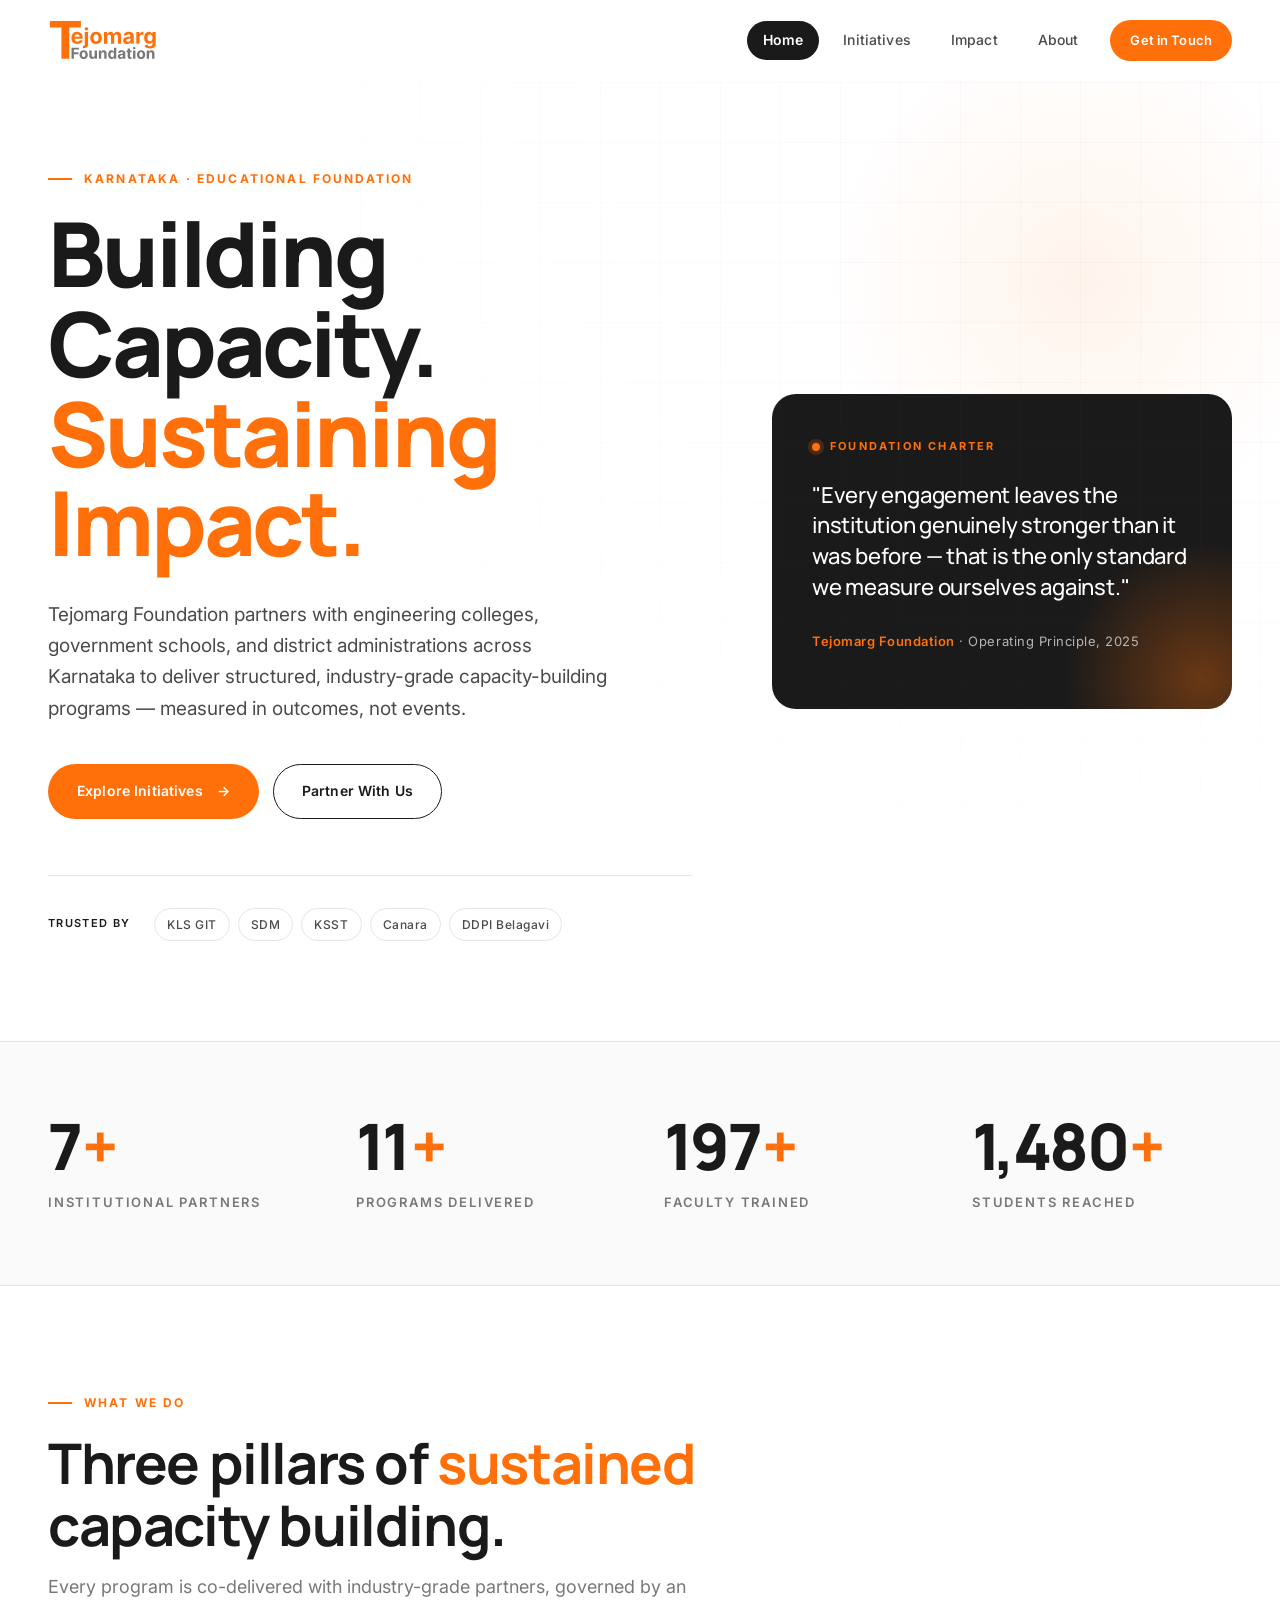
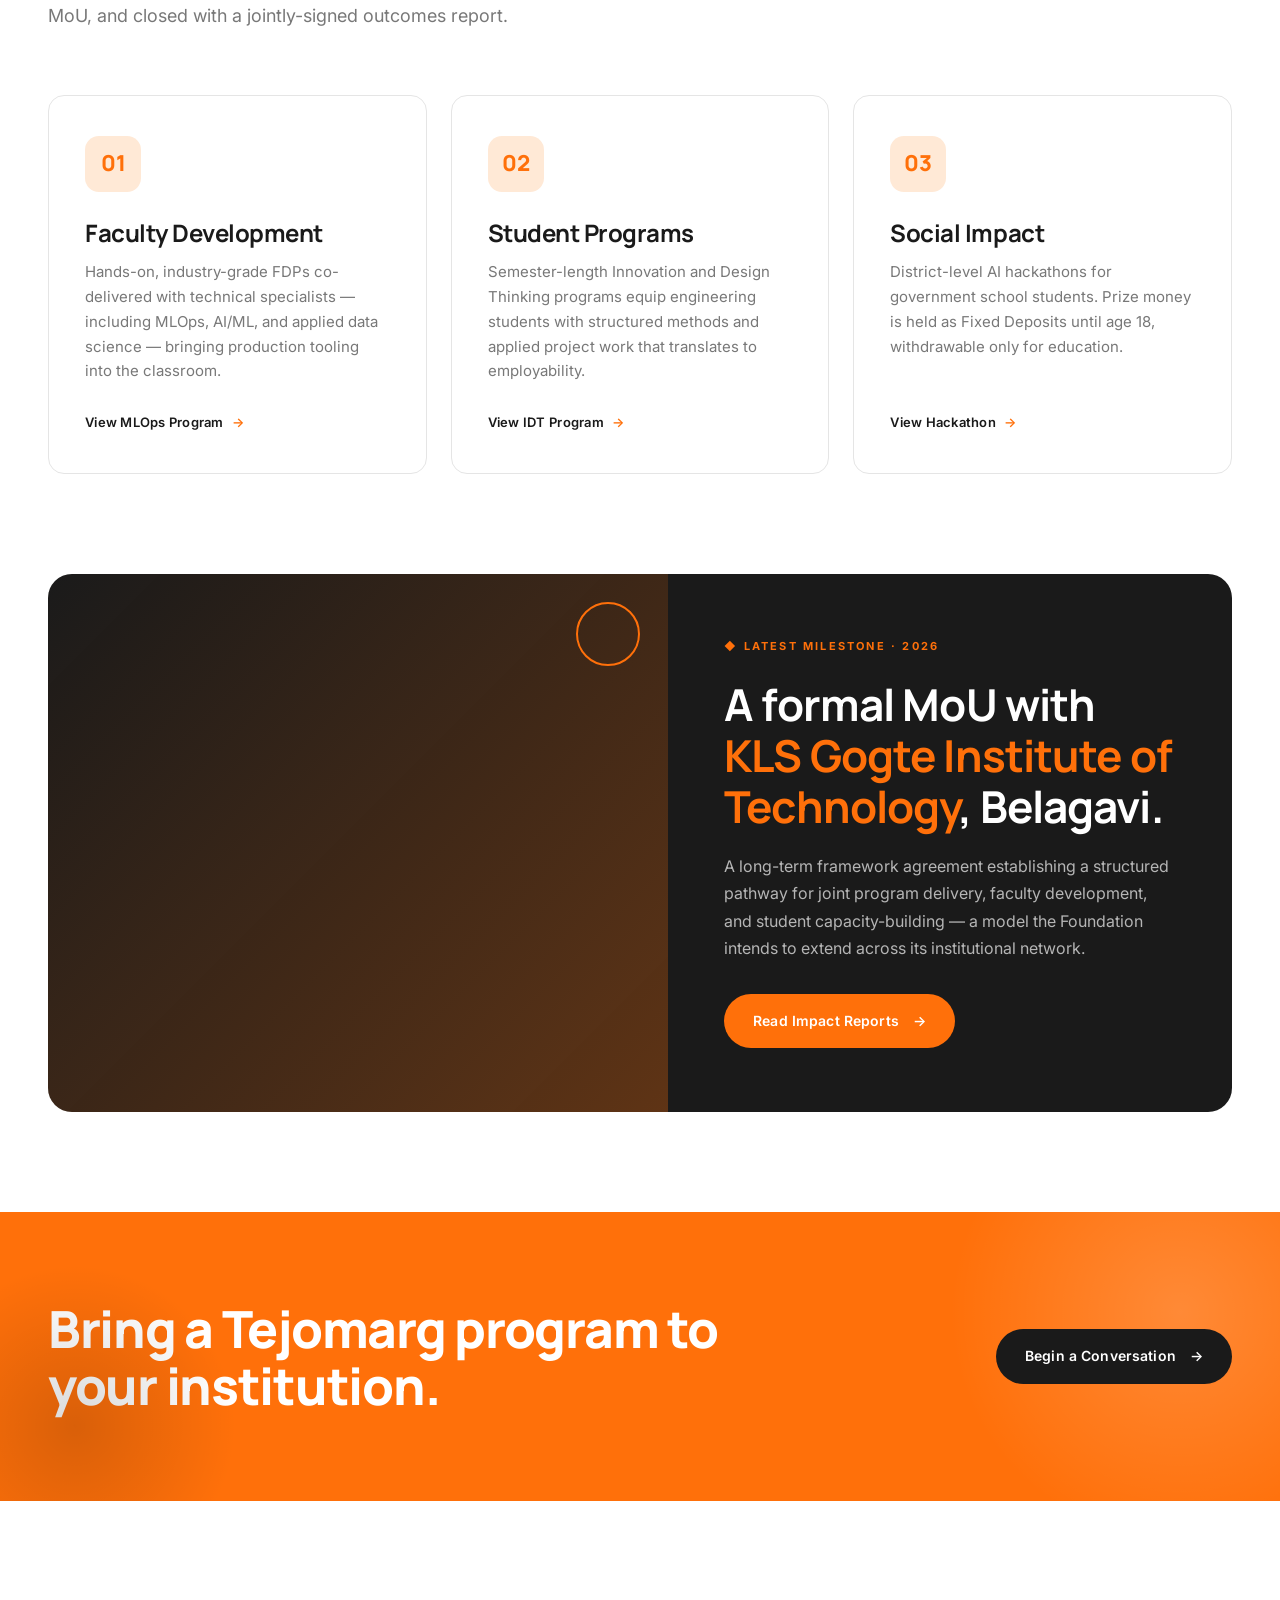
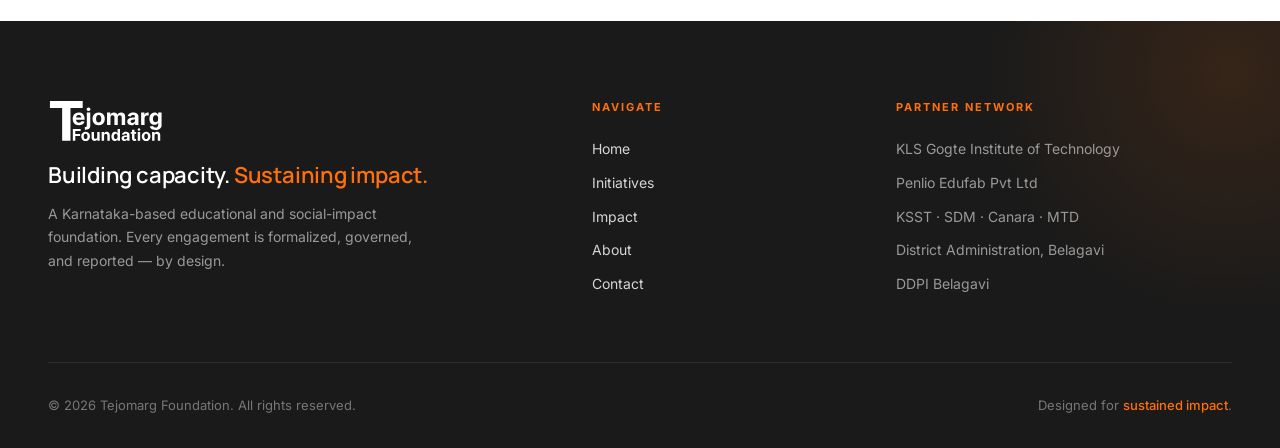
<file: index.html>
<!doctype html>
<html lang="en">
<head>
<meta charset="utf-8"/>
<meta name="viewport" content="width=device-width, initial-scale=1"/>
<title>Tejomarg Foundation — Building Capacity. Sustaining Impact.</title>
<meta name="description" content="Tejomarg Foundation designs and delivers structured, industry-grade capacity-building programs for engineering colleges and government schools across Karnataka."/>
<meta property="og:title" content="Tejomarg Foundation"/>
<meta property="og:description" content="Building Capacity. Sustaining Impact."/>
<link rel="preconnect" href="https://fonts.googleapis.com"/>
<link rel="preconnect" href="https://fonts.gstatic.com" crossorigin/>
<link href="https://fonts.googleapis.com/css2?family=Inter:wght@400;500;600;700&family=Manrope:wght@500;600;700;800&display=swap" rel="stylesheet"/>
<link rel="stylesheet" href="styles.css"/>
<link rel="icon" type="image/svg+xml" href="favicon.svg"/>
<style>
  /* ===== HERO ===== */
  .hero {
    position: relative;
    padding: 80px 0 100px;
    overflow: hidden;
    background: var(--tm-paper);
  }
  .hero::before {
    content: "";
    position: absolute;
    top: -100px; right: -100px;
    width: 600px; height: 600px;
    background: radial-gradient(circle, rgba(255,112,10,0.08) 0%, transparent 60%);
    border-radius: 50%;
    pointer-events: none;
  }
  .hero::after {
    content: "";
    position: absolute;
    inset: 0;
    background-image:
      linear-gradient(rgba(120,120,120,0.04) 1px, transparent 1px),
      linear-gradient(90deg, rgba(120,120,120,0.04) 1px, transparent 1px);
    background-size: 60px 60px;
    mask-image: radial-gradient(ellipse at top right, black 20%, transparent 70%);
    -webkit-mask-image: radial-gradient(ellipse at top right, black 20%, transparent 70%);
    pointer-events: none;
  }
  .hero-inner {
    position: relative;
    display: grid;
    grid-template-columns: 1.4fr 1fr;
    gap: 80px;
    align-items: center;
  }
  .hero h1 {
    font-size: clamp(48px, 7vw, 92px);
    font-weight: 800;
    line-height: 1.0;
    letter-spacing: -0.035em;
    color: var(--tm-ink);
  }
  .hero h1 .accent {
    color: var(--tm-orange);
    display: block;
  }
  .hero .lead {
    font-size: 19px;
    color: var(--tm-gray-deep);
    max-width: 560px;
    margin: 32px 0 40px;
    line-height: 1.65;
  }
  .hero-ctas {
    display: flex;
    gap: 14px;
    flex-wrap: wrap;
  }
  .hero-meta {
    margin-top: 56px;
    padding-top: 32px;
    border-top: 1px solid var(--tm-gray-mist);
    display: flex;
    align-items: center;
    gap: 24px;
    font-size: 13px;
    color: var(--tm-gray);
    letter-spacing: 0.04em;
  }
  .hero-meta strong {
    color: var(--tm-ink);
    font-weight: 600;
    text-transform: uppercase;
    letter-spacing: 0.12em;
    font-size: 11px;
  }
  .hero-meta-pills {
    display: flex;
    gap: 8px;
    flex-wrap: wrap;
  }
  .pill {
    padding: 6px 12px;
    border: 1px solid var(--tm-gray-mist);
    border-radius: 100px;
    font-size: 12px;
    color: var(--tm-gray-deep);
    font-weight: 500;
  }

  /* Side panel */
  .hero-panel {
    background: var(--tm-ink);
    color: var(--tm-paper);
    border-radius: 24px;
    padding: 44px 40px;
    position: relative;
    overflow: hidden;
  }
  .hero-panel::before {
    content: "";
    position: absolute;
    bottom: -120px; right: -120px;
    width: 300px; height: 300px;
    background: radial-gradient(circle, rgba(255,112,10,0.35), transparent 65%);
    border-radius: 50%;
  }
  .hero-panel .label {
    font-size: 11px;
    letter-spacing: 0.2em;
    text-transform: uppercase;
    color: var(--tm-orange);
    font-weight: 700;
    margin-bottom: 24px;
    display: flex;
    align-items: center;
    gap: 10px;
    position: relative;
  }
  .hero-panel .label::before {
    content: "";
    width: 8px; height: 8px;
    border-radius: 50%;
    background: var(--tm-orange);
    box-shadow: 0 0 0 4px rgba(255,112,10,0.2);
    animation: pulse 2.4s ease-out infinite;
  }
  @keyframes pulse {
    0% { box-shadow: 0 0 0 0 rgba(255,112,10,0.4); }
    100% { box-shadow: 0 0 0 12px rgba(255,112,10,0); }
  }
  .hero-panel .quote {
    font-family: var(--font-display);
    font-size: 22px;
    line-height: 1.4;
    color: var(--tm-paper);
    font-weight: 500;
    margin-bottom: 28px;
    position: relative;
    letter-spacing: -0.01em;
  }
  .hero-panel .attr {
    font-size: 13px;
    color: var(--tm-gray-soft);
    letter-spacing: 0.04em;
    position: relative;
  }
  .hero-panel .attr strong { color: var(--tm-orange); font-weight: 600; }

  /* ===== STATS ===== */
  .stats {
    background: var(--tm-off-white);
    border-top: 1px solid var(--tm-gray-mist);
    border-bottom: 1px solid var(--tm-gray-mist);
    padding: 72px 0;
  }
  .stats-grid {
    display: grid;
    grid-template-columns: repeat(4, 1fr);
    gap: 48px;
  }
  .stat-item {
    text-align: left;
    position: relative;
  }
  .stat-num {
    font-family: var(--font-display);
    font-size: 64px;
    font-weight: 800;
    color: var(--tm-ink);
    line-height: 1;
    letter-spacing: -0.04em;
    margin-bottom: 14px;
    display: flex;
    align-items: baseline;
  }
  .stat-num .plus {
    color: var(--tm-orange);
    margin-left: 2px;
  }
  .stat-label {
    font-size: 13px;
    letter-spacing: 0.14em;
    text-transform: uppercase;
    color: var(--tm-gray);
    font-weight: 600;
  }

  /* ===== PILLARS ===== */
  .pillars-grid {
    display: grid;
    grid-template-columns: repeat(3, 1fr);
    gap: 24px;
  }
  .pillar {
    background: var(--tm-paper);
    border: 1.5px solid var(--tm-gray-mist);
    border-radius: 16px;
    padding: 40px 36px;
    transition: all .35s var(--tx);
    display: flex;
    flex-direction: column;
    position: relative;
    overflow: hidden;
  }
  .pillar::before {
    content: "";
    position: absolute;
    top: 0; left: 0;
    width: 0; height: 3px;
    background: var(--tm-orange);
    transition: width .35s var(--tx);
  }
  .pillar:hover {
    transform: translateY(-4px);
    border-color: var(--tm-ink);
    box-shadow: var(--shadow-lg);
  }
  .pillar:hover::before { width: 100%; }
  .pillar-icon {
    width: 56px;
    height: 56px;
    border-radius: 14px;
    background: var(--tm-orange-tint);
    display: flex;
    align-items: center;
    justify-content: center;
    margin-bottom: 28px;
    color: var(--tm-orange);
    font-family: var(--font-display);
    font-weight: 800;
    font-size: 22px;
    transition: all .3s;
  }
  .pillar:hover .pillar-icon {
    background: var(--tm-orange);
    color: var(--tm-paper);
  }
  .pillar h3 {
    font-size: 24px;
    font-weight: 700;
    margin-bottom: 14px;
    letter-spacing: -0.02em;
  }
  .pillar p {
    color: var(--tm-gray);
    font-size: 15px;
    flex: 1;
    margin-bottom: 28px;
    line-height: 1.65;
  }
  .pillar-link {
    font-size: 13px;
    font-weight: 600;
    letter-spacing: 0.02em;
    color: var(--tm-ink);
    display: inline-flex;
    align-items: center;
    gap: 8px;
  }
  .pillar-link::after {
    content: "→";
    color: var(--tm-orange);
    transition: transform .25s;
  }
  .pillar:hover .pillar-link::after { transform: translateX(5px); }

  /* ===== FEATURED IMPACT ===== */
  .featured {
    background: var(--tm-ink);
    color: var(--tm-paper);
    border-radius: 24px;
    overflow: hidden;
    display: grid;
    grid-template-columns: 1.1fr 1fr;
    position: relative;
  }
  .featured .body {
    padding: 64px 56px;
    display: flex;
    flex-direction: column;
    justify-content: center;
    position: relative;
    z-index: 1;
  }
  .featured .meta {
    font-size: 11px;
    letter-spacing: 0.2em;
    text-transform: uppercase;
    color: var(--tm-orange);
    margin-bottom: 24px;
    font-weight: 700;
  }
  .featured h3 {
    font-size: clamp(28px, 3.6vw, 44px);
    font-weight: 700;
    line-height: 1.15;
    margin-bottom: 22px;
    color: var(--tm-paper);
    letter-spacing: -0.02em;
  }
  .featured h3 .accent { color: var(--tm-orange); }
  .featured p {
    color: #B5B5B5;
    margin-bottom: 32px;
    font-size: 16px;
    line-height: 1.7;
  }
  .featured .img {
    background:
      linear-gradient(135deg, rgba(26,26,26,0.20), rgba(255,112,10,0.30)),
      url("https://images.unsplash.com/photo-1523240795612-9a054b0db644?w=1200&q=80") center/cover;
    min-height: 440px;
    position: relative;
  }
  .featured .img::after {
    content: "";
    position: absolute;
    top: 28px; right: 28px;
    width: 60px; height: 60px;
    border: 2px solid var(--tm-orange);
    border-radius: 50%;
  }

  /* ===== CTA STRIP ===== */
  .cta-strip {
    background: var(--tm-orange);
    color: var(--tm-paper);
    padding: 88px 0;
    position: relative;
    overflow: hidden;
  }
  .cta-strip::before {
    content: "";
    position: absolute;
    right: -150px; top: -150px;
    width: 500px; height: 500px;
    border-radius: 50%;
    background: radial-gradient(circle, rgba(255,255,255,0.18), transparent 65%);
  }
  .cta-strip::after {
    content: "";
    position: absolute;
    left: -100px; bottom: -100px;
    width: 350px; height: 350px;
    border-radius: 50%;
    background: radial-gradient(circle, rgba(0,0,0,0.15), transparent 65%);
  }
  .cta-strip-inner {
    position: relative;
    display: flex;
    align-items: center;
    justify-content: space-between;
    gap: 48px;
    flex-wrap: wrap;
  }
  .cta-strip h2 {
    color: var(--tm-paper);
    font-size: clamp(32px, 4vw, 52px);
    font-weight: 800;
    max-width: 720px;
    letter-spacing: -0.025em;
    line-height: 1.1;
  }
  .cta-strip .btn-primary {
    background: var(--tm-ink);
    color: var(--tm-paper);
  }
  .cta-strip .btn-primary:hover {
    background: var(--tm-paper);
    color: var(--tm-ink);
    box-shadow: 0 12px 28px rgba(0,0,0,0.20);
  }

  @media (max-width: 920px) {
    .hero-inner { grid-template-columns: 1fr; gap: 48px; }
    .stats-grid { grid-template-columns: repeat(2, 1fr); gap: 36px; }
    .pillars-grid { grid-template-columns: 1fr; }
    .featured { grid-template-columns: 1fr; }
    .featured .img { min-height: 280px; }
    .featured .body { padding: 40px 28px; }
    .hero-panel { padding: 36px 28px; }
  }
</style>
</head>
<body>

<!-- ============ HEADER ============ -->
<header class="site-header">
  <div class="header-inner">
    <a class="brand" href="index.html" aria-label="Tejomarg Foundation">
      <img src="logo.svg" alt="Tejomarg Foundation"/>
    </a>
    <button class="nav-toggle" aria-label="Toggle menu" aria-expanded="false">
      <span></span><span></span><span></span>
    </button>
    <nav class="nav" aria-label="Primary">
      <a href="index.html" class="active">Home</a>
      <a href="initiatives.html">Initiatives</a>
      <a href="impact.html">Impact</a>
      <a href="about.html">About</a>
      <a href="contact.html" class="btn-nav">Get in Touch</a>
    </nav>
  </div>
</header>

<!-- ============ HERO ============ -->
<section class="hero">
  <div class="container hero-inner">
    <div class="reveal">
      <span class="eyebrow">Karnataka · Educational Foundation</span>
      <h1>Building Capacity.<span class="accent">Sustaining Impact.</span></h1>
      <p class="lead">Tejomarg Foundation partners with engineering colleges, government schools, and district administrations across Karnataka to deliver structured, industry-grade capacity-building programs — measured in outcomes, not events.</p>
      <div class="hero-ctas">
        <a href="initiatives.html" class="btn btn-primary btn-arrow">Explore Initiatives</a>
        <a href="contact.html" class="btn btn-outline">Partner With Us</a>
      </div>
      <div class="hero-meta">
        <strong>Trusted by</strong>
        <div class="hero-meta-pills">
          <span class="pill">KLS GIT</span>
          <span class="pill">SDM</span>
          <span class="pill">KSST</span>
          <span class="pill">Canara</span>
          <span class="pill">DDPI Belagavi</span>
        </div>
      </div>
    </div>
    <aside class="hero-panel reveal" data-delay="2">
      <div class="label">Foundation Charter</div>
      <p class="quote">"Every engagement leaves the institution genuinely stronger than it was before — that is the only standard we measure ourselves against."</p>
      <p class="attr"><strong>Tejomarg Foundation</strong> · Operating Principle, 2025</p>
    </aside>
  </div>
</section>

<!-- ============ STATS ============ -->
<section class="stats">
  <div class="container">
    <div class="stats-grid">
      <div class="stat-item reveal">
        <div class="stat-num"><span data-count="8" data-suffix="">0</span><span class="plus">+</span></div>
        <div class="stat-label">Institutional Partners</div>
      </div>
      <div class="stat-item reveal" data-delay="1">
        <div class="stat-num"><span data-count="12" data-suffix="">0</span><span class="plus">+</span></div>
        <div class="stat-label">Programs Delivered</div>
      </div>
      <div class="stat-item reveal" data-delay="2">
        <div class="stat-num"><span data-count="200" data-suffix="">0</span><span class="plus">+</span></div>
        <div class="stat-label">Faculty Trained</div>
      </div>
      <div class="stat-item reveal" data-delay="3">
        <div class="stat-num"><span data-count="1500" data-suffix="">0</span><span class="plus">+</span></div>
        <div class="stat-label">Students Reached</div>
      </div>
    </div>
  </div>
</section>

<!-- ============ PILLARS ============ -->
<section class="section">
  <div class="container">
    <span class="eyebrow reveal">What We Do</span>
    <h2 class="section-title reveal">Three pillars of <span class="accent">sustained</span> capacity building.</h2>
    <p class="section-sub reveal">Every program is co-delivered with industry-grade partners, governed by an MoU, and closed with a jointly-signed outcomes report.</p>

    <div class="pillars-grid">
      <article class="pillar reveal">
        <div class="pillar-icon">01</div>
        <h3>Faculty Development</h3>
        <p>Hands-on, industry-grade FDPs co-delivered with technical specialists — including MLOps, AI/ML, and applied data science — bringing production tooling into the classroom.</p>
        <a href="initiatives.html#mlops" class="pillar-link">View MLOps Program</a>
      </article>
      <article class="pillar reveal" data-delay="1">
        <div class="pillar-icon">02</div>
        <h3>Student Programs</h3>
        <p>Semester-length Innovation and Design Thinking programs equip engineering students with structured methods and applied project work that translates to employability.</p>
        <a href="initiatives.html#idt" class="pillar-link">View IDT Program</a>
      </article>
      <article class="pillar reveal" data-delay="2">
        <div class="pillar-icon">03</div>
        <h3>Social Impact</h3>
        <p>District-level AI hackathons for government school students. Prize money is held as Fixed Deposits until age 18, withdrawable only for education.</p>
        <a href="initiatives.html#hackathon" class="pillar-link">View Hackathon</a>
      </article>
    </div>
  </div>
</section>

<!-- ============ FEATURED ============ -->
<section class="section" style="padding-top:0;">
  <div class="container">
    <div class="featured reveal">
      <div class="img" role="img" aria-label="Engineering students at a partner institution"></div>
      <div class="body">
        <div class="meta">◆ Latest Milestone · 2026</div>
        <h3>A formal MoU with <span class="accent">KLS Gogte Institute of Technology</span>, Belagavi.</h3>
        <p>A long-term framework agreement establishing a structured pathway for joint program delivery, faculty development, and student capacity-building — a model the Foundation intends to extend across its institutional network.</p>
        <div>
          <a href="impact.html" class="btn btn-primary btn-arrow">Read Impact Reports</a>
        </div>
      </div>
    </div>
  </div>
</section>

<!-- ============ CTA STRIP ============ -->
<section class="cta-strip">
  <div class="container cta-strip-inner">
    <h2>Bring a Tejomarg program to your institution.</h2>
    <a href="contact.html" class="btn btn-primary btn-arrow">Begin a Conversation</a>
  </div>
</section>

<!-- ============ FOOTER ============ -->
<footer class="site-footer">
  <div class="container">
    <div class="footer-grid">
      <div class="footer-brand-block">
        <img src="logo.svg" alt="Tejomarg Foundation"/>
        <p class="tag">Building capacity. <em>Sustaining impact.</em></p>
        <p style="max-width: 380px;">A Karnataka-based educational and social-impact foundation. Every engagement is formalized, governed, and reported — by design.</p>
      </div>
      <div>
        <h4>Navigate</h4>
        <ul>
          <li><a href="index.html">Home</a></li>
          <li><a href="initiatives.html">Initiatives</a></li>
          <li><a href="impact.html">Impact</a></li>
          <li><a href="about.html">About</a></li>
          <li><a href="contact.html">Contact</a></li>
        </ul>
      </div>
      <div>
        <h4>Partner Network</h4>
        <ul>
          <li>KLS Gogte Institute of Technology</li>
          <li>Penlio Edufab Pvt Ltd</li>
          <li>KSST · SDM · Canara · MTD</li>
          <li>District Administration, Belagavi</li>
          <li>DDPI Belagavi</li>
        </ul>
      </div>
    </div>
    <div class="footer-bottom">
      <span>© 2026 Tejomarg Foundation. All rights reserved.</span>
      <span>Designed for <strong>sustained impact</strong>.</span>
    </div>
  </div>
</footer>

<script src="scripts.js"></script>
</body>
</html>
</file>
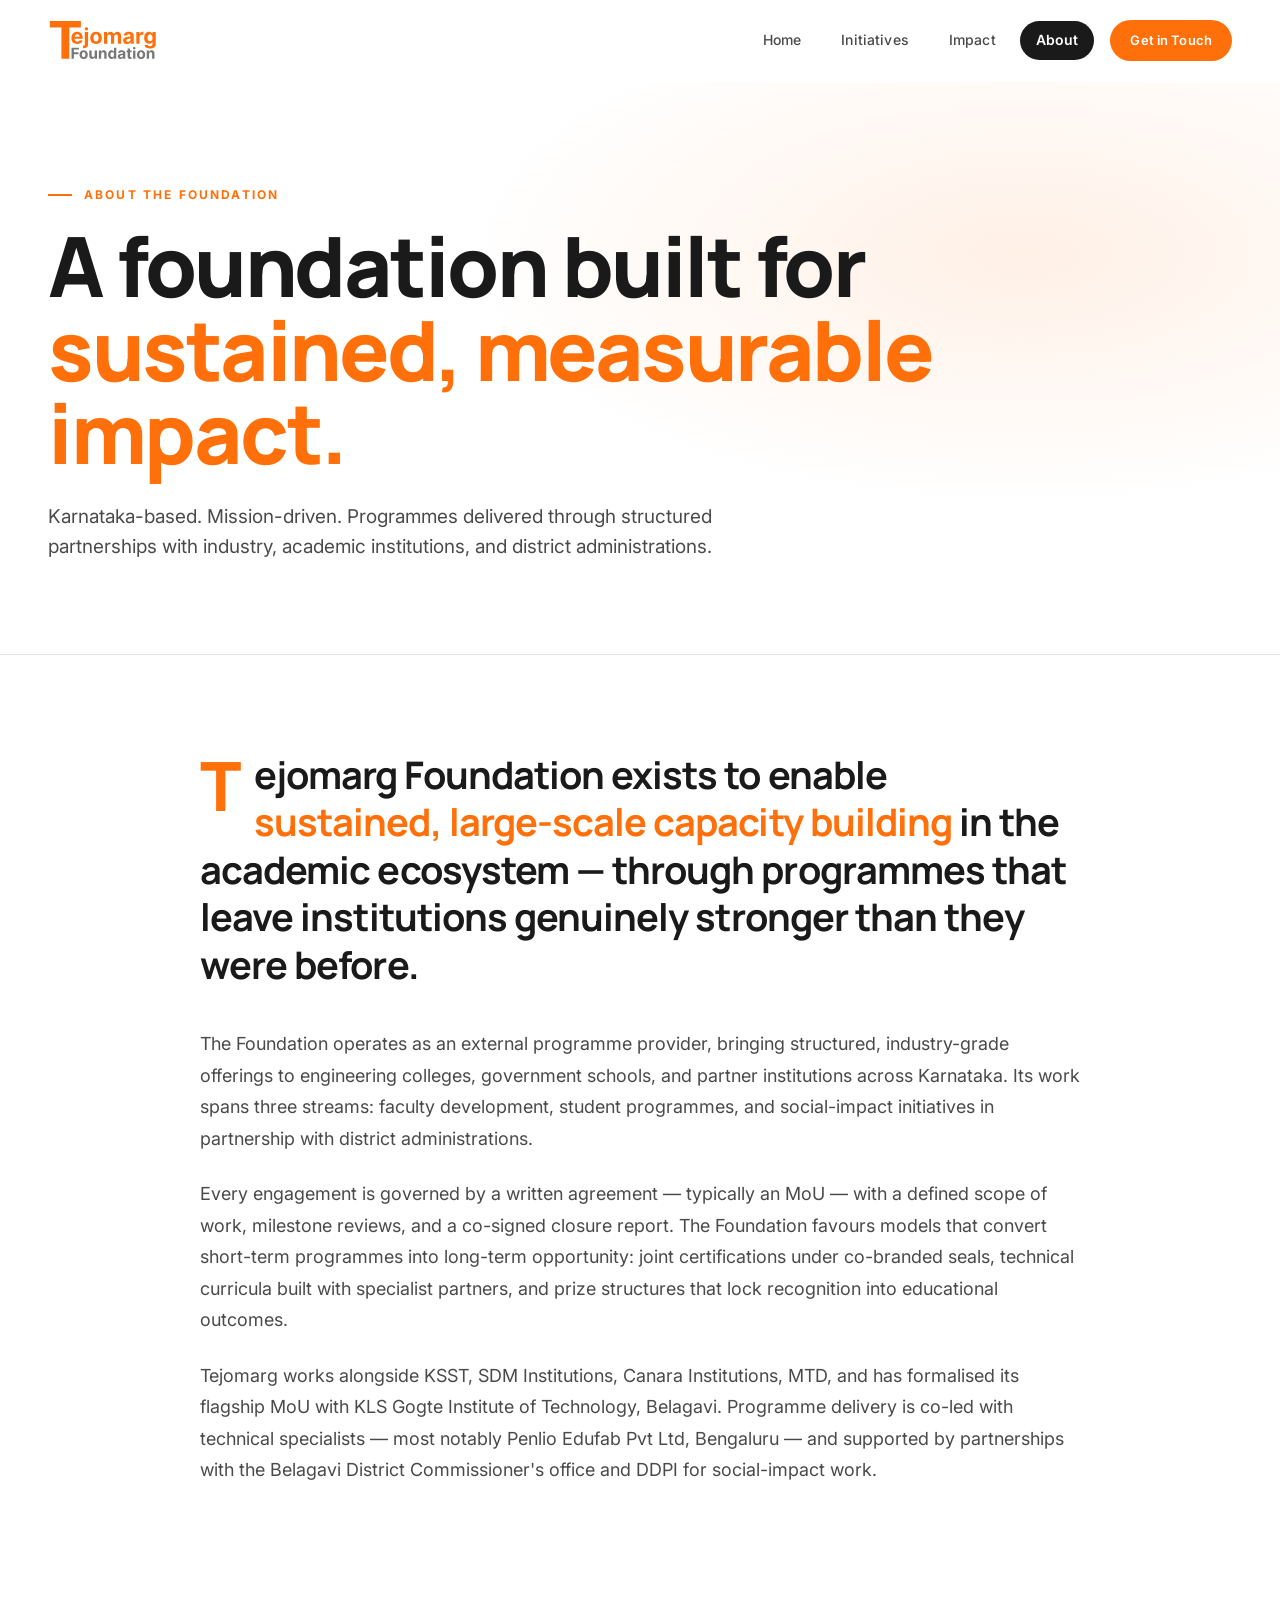
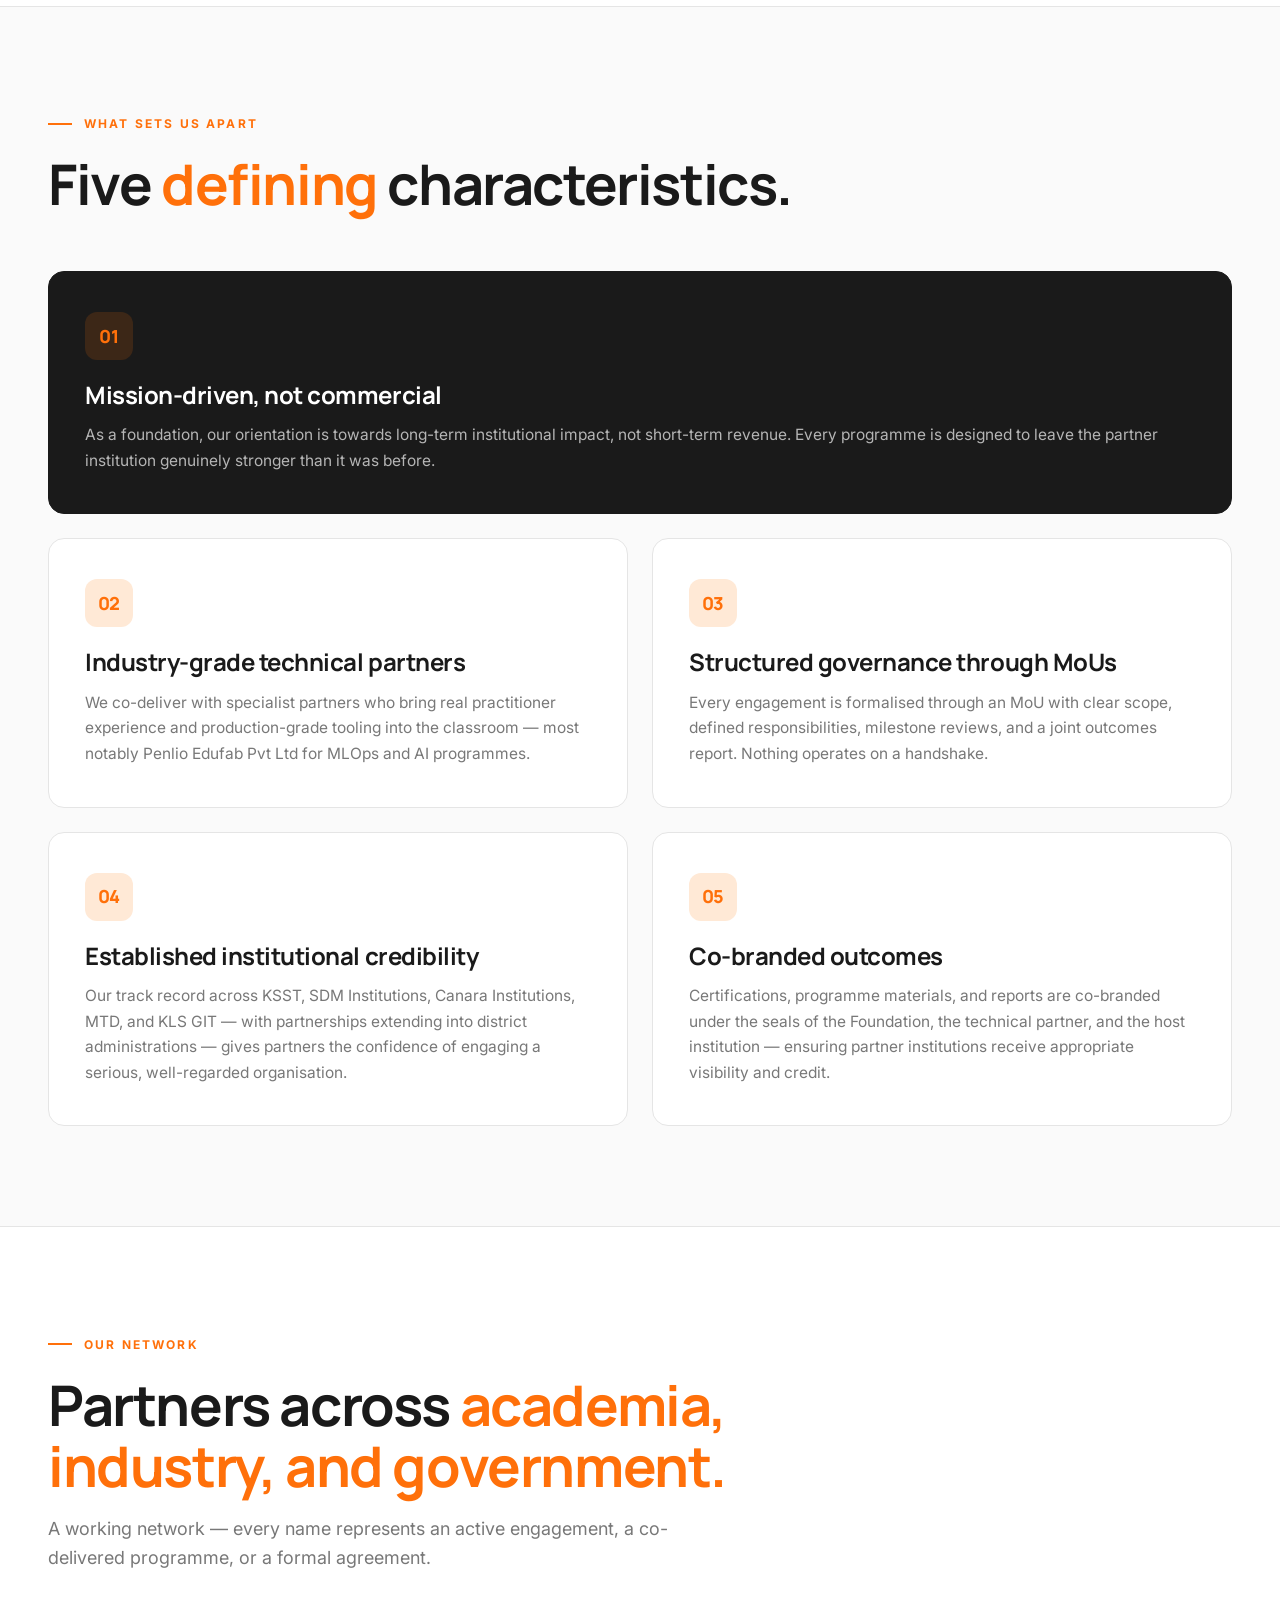
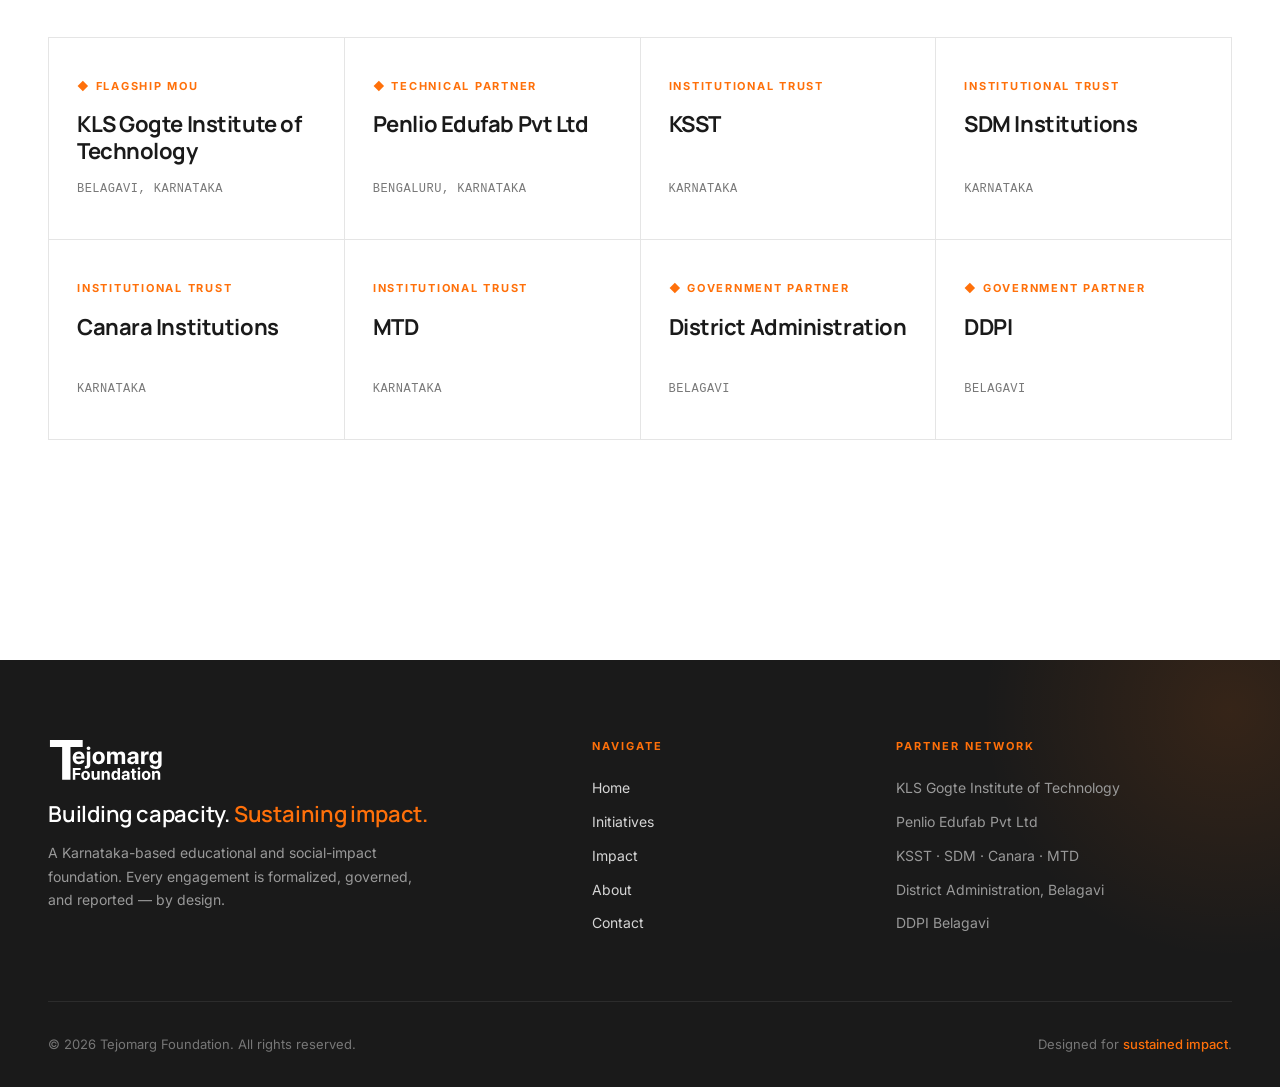
<file: about.html>
<!doctype html>
<html lang="en">
<head>
<meta charset="utf-8"/>
<meta name="viewport" content="width=device-width, initial-scale=1"/>
<title>About — Tejomarg Foundation</title>
<meta name="description" content="A foundation built for sustained, measurable impact across Karnataka. Mission, principles, and partner network."/>
<link rel="preconnect" href="https://fonts.googleapis.com"/>
<link rel="preconnect" href="https://fonts.gstatic.com" crossorigin/>
<link href="https://fonts.googleapis.com/css2?family=Inter:wght@400;500;600;700&family=Manrope:wght@500;600;700;800&display=swap" rel="stylesheet"/>
<link rel="stylesheet" href="styles.css"/>
<link rel="icon" type="image/svg+xml" href="favicon.svg"/>
<style>
  .about-hero {
    background:
      radial-gradient(800px 360px at 80% 30%, rgba(255,112,10,0.10), transparent 70%),
      var(--tm-paper);
    padding: 96px 0 72px;
    border-bottom: 1px solid var(--tm-gray-mist);
  }

  /* Mission */
  .mission {
    padding: 96px 0;
  }
  .mission-inner {
    max-width: 880px;
    margin: 0 auto;
  }
  .mission .opener {
    font-family: var(--font-display);
    font-size: clamp(26px, 3.2vw, 38px);
    font-weight: 700;
    line-height: 1.25;
    color: var(--tm-ink);
    margin-bottom: 40px;
    letter-spacing: -0.025em;
  }
  .mission .opener .accent { color: var(--tm-orange); }
  .mission p {
    font-size: 18px;
    color: var(--tm-gray-deep);
    line-height: 1.75;
    margin-bottom: 24px;
  }
  .mission p:first-of-type::first-letter {
    font-family: var(--font-display);
    font-size: 68px;
    font-weight: 800;
    float: left;
    line-height: 0.85;
    padding: 6px 14px 0 0;
    color: var(--tm-orange);
  }

  /* Differentiators */
  .diff-section {
    background: var(--tm-off-white);
    border-top: 1px solid var(--tm-gray-mist);
    border-bottom: 1px solid var(--tm-gray-mist);
    padding: 100px 0;
  }
  .diff-grid {
    display: grid;
    grid-template-columns: 1fr 1fr;
    gap: 24px;
    margin-top: 56px;
  }
  .diff-item {
    background: var(--tm-paper);
    border-radius: 16px;
    padding: 40px 36px;
    border: 1.5px solid var(--tm-gray-mist);
    position: relative;
    transition: all .35s var(--tx);
  }
  .diff-item:hover {
    border-color: var(--tm-ink);
    transform: translateY(-3px);
    box-shadow: var(--shadow-md);
  }
  .diff-item.featured {
    grid-column: span 2;
    background: var(--tm-ink);
    color: var(--tm-paper);
    border-color: var(--tm-ink);
  }
  .diff-item.featured h3 { color: var(--tm-paper); }
  .diff-item.featured p { color: #B5B5B5; }
  .diff-item.featured .diff-num {
    color: var(--tm-orange);
    background: rgba(255,112,10,0.15);
  }
  .diff-num {
    display: inline-flex;
    align-items: center;
    justify-content: center;
    width: 48px; height: 48px;
    border-radius: 12px;
    background: var(--tm-orange-tint);
    color: var(--tm-orange);
    font-family: var(--font-display);
    font-size: 18px;
    font-weight: 800;
    margin-bottom: 22px;
    letter-spacing: -0.02em;
  }
  .diff-item h3 {
    font-size: 24px;
    font-weight: 700;
    margin-bottom: 14px;
    letter-spacing: -0.02em;
  }
  .diff-item p {
    color: var(--tm-gray);
    font-size: 15.5px;
    margin: 0;
    line-height: 1.65;
  }

  /* Network */
  .network-section {
    padding: 100px 0;
  }
  .network-grid {
    display: grid;
    grid-template-columns: repeat(4, 1fr);
    gap: 0;
    margin-top: 56px;
    border-top: 1px solid var(--tm-gray-mist);
    border-left: 1px solid var(--tm-gray-mist);
  }
  .network-cell {
    padding: 40px 28px;
    border-right: 1px solid var(--tm-gray-mist);
    border-bottom: 1px solid var(--tm-gray-mist);
    background: var(--tm-paper);
    display: flex;
    flex-direction: column;
    justify-content: space-between;
    min-height: 200px;
    transition: background .3s;
    position: relative;
  }
  .network-cell:hover {
    background: var(--tm-off-white);
  }
  .network-cell:hover::before {
    content: "";
    position: absolute;
    top: 0; left: 0;
    width: 3px; height: 100%;
    background: var(--tm-orange);
  }
  .network-cell .role {
    font-size: 11px;
    font-weight: 700;
    letter-spacing: 0.16em;
    text-transform: uppercase;
    color: var(--tm-orange);
    margin-bottom: 16px;
  }
  .network-cell h4 {
    font-family: var(--font-display);
    font-size: 22px;
    font-weight: 700;
    line-height: 1.2;
    color: var(--tm-ink);
    letter-spacing: -0.02em;
  }
  .network-cell .loc {
    font-size: 12px;
    color: var(--tm-gray);
    margin-top: 16px;
    letter-spacing: 0.04em;
    font-family: var(--font-mono);
  }

  @media (max-width: 920px) {
    .diff-grid, .network-grid { grid-template-columns: 1fr; }
    .diff-item.featured { grid-column: span 1; }
    .network-grid { border-left: 0; }
    .network-cell { border-right: 0; }
  }
</style>
</head>
<body>

<!-- ============ HEADER ============ -->
<header class="site-header">
  <div class="header-inner">
    <a class="brand" href="index.html" aria-label="Tejomarg Foundation">
      <img src="logo.svg" alt="Tejomarg Foundation"/>
    </a>
    <button class="nav-toggle" aria-label="Toggle menu" aria-expanded="false">
      <span></span><span></span><span></span>
    </button>
    <nav class="nav" aria-label="Primary">
      <a href="index.html">Home</a>
      <a href="initiatives.html">Initiatives</a>
      <a href="impact.html">Impact</a>
      <a href="about.html" class="active">About</a>
      <a href="contact.html" class="btn-nav">Get in Touch</a>
    </nav>
  </div>
</header>

<!-- ============ PAGE HERO ============ -->
<section class="about-hero">
  <div class="container">
    <span class="eyebrow reveal">About the Foundation</span>
    <h1 class="reveal" style="font-size: clamp(44px, 6.5vw, 84px); font-weight: 800; max-width: 1020px; letter-spacing: -0.03em; line-height: 1.0;">A foundation built for <span style="color: var(--tm-orange);">sustained, measurable impact.</span></h1>
    <p class="reveal" style="font-size: 19px; color: var(--tm-gray-deep); max-width: 760px; margin-top: 28px;">Karnataka-based. Mission-driven. Programmes delivered through structured partnerships with industry, academic institutions, and district administrations.</p>
  </div>
</section>

<!-- ============ MISSION ============ -->
<section class="mission">
  <div class="container">
    <div class="mission-inner reveal">
      <p class="opener">Tejomarg Foundation exists to enable <span class="accent">sustained, large-scale capacity building</span> in the academic ecosystem — through programmes that leave institutions genuinely stronger than they were before.</p>
      <p>The Foundation operates as an external programme provider, bringing structured, industry-grade offerings to engineering colleges, government schools, and partner institutions across Karnataka. Its work spans three streams: faculty development, student programmes, and social-impact initiatives in partnership with district administrations.</p>
      <p>Every engagement is governed by a written agreement — typically an MoU — with a defined scope of work, milestone reviews, and a co-signed closure report. The Foundation favours models that convert short-term programmes into long-term opportunity: joint certifications under co-branded seals, technical curricula built with specialist partners, and prize structures that lock recognition into educational outcomes.</p>
      <p>Tejomarg works alongside KSST, SDM Institutions, Canara Institutions, MTD, and has formalised its flagship MoU with KLS Gogte Institute of Technology, Belagavi. Programme delivery is co-led with technical specialists — most notably Penlio Edufab Pvt Ltd, Bengaluru — and supported by partnerships with the Belagavi District Commissioner's office and DDPI for social-impact work.</p>
    </div>
  </div>
</section>

<!-- ============ DIFFERENTIATORS ============ -->
<section class="diff-section">
  <div class="container">
    <span class="eyebrow reveal">What sets us apart</span>
    <h2 class="section-title reveal" style="margin-bottom: 0;">Five <span class="accent">defining</span> characteristics.</h2>

    <div class="diff-grid">
      <div class="diff-item featured reveal">
        <div class="diff-num">01</div>
        <h3>Mission-driven, not commercial</h3>
        <p>As a foundation, our orientation is towards long-term institutional impact, not short-term revenue. Every programme is designed to leave the partner institution genuinely stronger than it was before.</p>
      </div>
      <div class="diff-item reveal">
        <div class="diff-num">02</div>
        <h3>Industry-grade technical partners</h3>
        <p>We co-deliver with specialist partners who bring real practitioner experience and production-grade tooling into the classroom — most notably Penlio Edufab Pvt Ltd for MLOps and AI programmes.</p>
      </div>
      <div class="diff-item reveal" data-delay="1">
        <div class="diff-num">03</div>
        <h3>Structured governance through MoUs</h3>
        <p>Every engagement is formalised through an MoU with clear scope, defined responsibilities, milestone reviews, and a joint outcomes report. Nothing operates on a handshake.</p>
      </div>
      <div class="diff-item reveal">
        <div class="diff-num">04</div>
        <h3>Established institutional credibility</h3>
        <p>Our track record across KSST, SDM Institutions, Canara Institutions, MTD, and KLS GIT — with partnerships extending into district administrations — gives partners the confidence of engaging a serious, well-regarded organisation.</p>
      </div>
      <div class="diff-item reveal" data-delay="1">
        <div class="diff-num">05</div>
        <h3>Co-branded outcomes</h3>
        <p>Certifications, programme materials, and reports are co-branded under the seals of the Foundation, the technical partner, and the host institution — ensuring partner institutions receive appropriate visibility and credit.</p>
      </div>
    </div>
  </div>
</section>

<!-- ============ NETWORK ============ -->
<section class="network-section">
  <div class="container">
    <span class="eyebrow reveal">Our Network</span>
    <h2 class="section-title reveal" style="margin-bottom: 18px;">Partners across <span class="accent">academia, industry, and government.</span></h2>
    <p class="section-sub reveal">A working network — every name represents an active engagement, a co-delivered programme, or a formal agreement.</p>

    <div class="network-grid">
      <div class="network-cell reveal">
        <div>
          <div class="role">◆ Flagship MoU</div>
          <h4>KLS Gogte Institute of Technology</h4>
        </div>
        <div class="loc">BELAGAVI, KARNATAKA</div>
      </div>
      <div class="network-cell reveal" data-delay="1">
        <div>
          <div class="role">◆ Technical Partner</div>
          <h4>Penlio Edufab Pvt Ltd</h4>
        </div>
        <div class="loc">BENGALURU, KARNATAKA</div>
      </div>
      <div class="network-cell reveal" data-delay="2">
        <div>
          <div class="role">Institutional Trust</div>
          <h4>KSST</h4>
        </div>
        <div class="loc">KARNATAKA</div>
      </div>
      <div class="network-cell reveal" data-delay="3">
        <div>
          <div class="role">Institutional Trust</div>
          <h4>SDM Institutions</h4>
        </div>
        <div class="loc">KARNATAKA</div>
      </div>
      <div class="network-cell reveal">
        <div>
          <div class="role">Institutional Trust</div>
          <h4>Canara Institutions</h4>
        </div>
        <div class="loc">KARNATAKA</div>
      </div>
      <div class="network-cell reveal" data-delay="1">
        <div>
          <div class="role">Institutional Trust</div>
          <h4>MTD</h4>
        </div>
        <div class="loc">KARNATAKA</div>
      </div>
      <div class="network-cell reveal" data-delay="2">
        <div>
          <div class="role">◆ Government Partner</div>
          <h4>District Administration</h4>
        </div>
        <div class="loc">BELAGAVI</div>
      </div>
      <div class="network-cell reveal" data-delay="3">
        <div>
          <div class="role">◆ Government Partner</div>
          <h4>DDPI</h4>
        </div>
        <div class="loc">BELAGAVI</div>
      </div>
    </div>
  </div>
</section>

<!-- ============ FOOTER ============ -->
<footer class="site-footer">
  <div class="container">
    <div class="footer-grid">
      <div class="footer-brand-block">
        <img src="logo.svg" alt="Tejomarg Foundation"/>
        <p class="tag">Building capacity. <em>Sustaining impact.</em></p>
        <p style="max-width: 380px;">A Karnataka-based educational and social-impact foundation. Every engagement is formalized, governed, and reported — by design.</p>
      </div>
      <div>
        <h4>Navigate</h4>
        <ul>
          <li><a href="index.html">Home</a></li>
          <li><a href="initiatives.html">Initiatives</a></li>
          <li><a href="impact.html">Impact</a></li>
          <li><a href="about.html">About</a></li>
          <li><a href="contact.html">Contact</a></li>
        </ul>
      </div>
      <div>
        <h4>Partner Network</h4>
        <ul>
          <li>KLS Gogte Institute of Technology</li>
          <li>Penlio Edufab Pvt Ltd</li>
          <li>KSST · SDM · Canara · MTD</li>
          <li>District Administration, Belagavi</li>
          <li>DDPI Belagavi</li>
        </ul>
      </div>
    </div>
    <div class="footer-bottom">
      <span>© 2026 Tejomarg Foundation. All rights reserved.</span>
      <span>Designed for <strong>sustained impact</strong>.</span>
    </div>
  </div>
</footer>

<script src="scripts.js"></script>
</body>
</html>
</file>
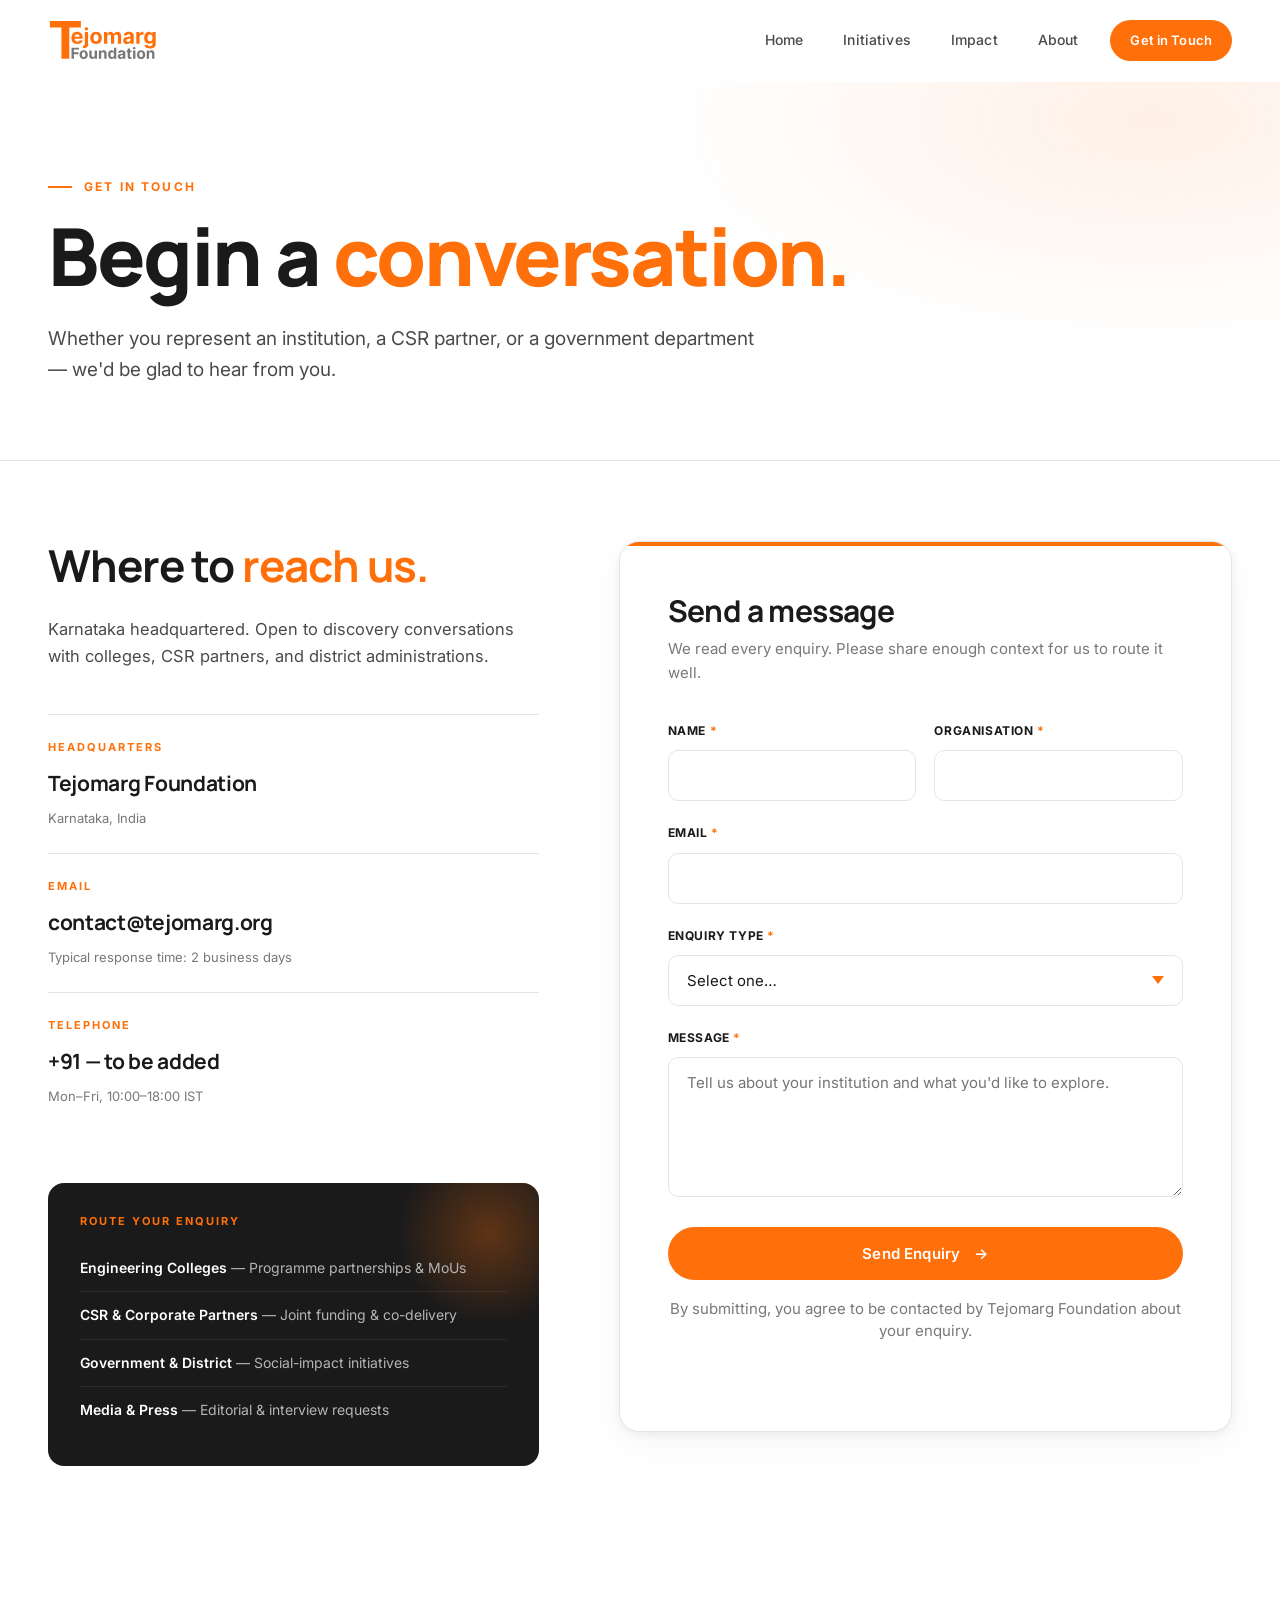
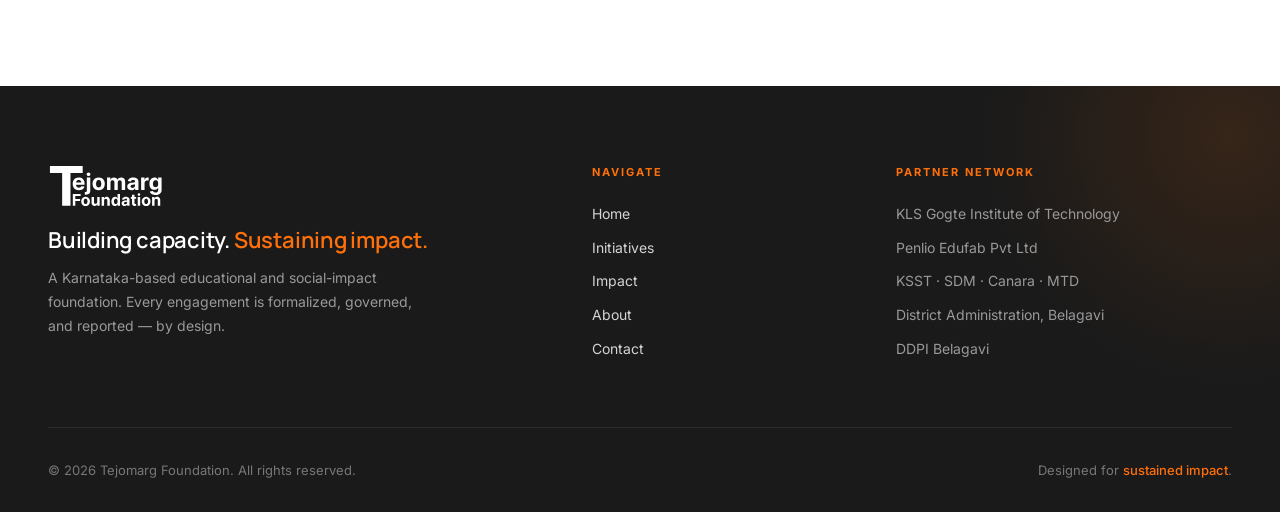
<file: contact.html>
<!doctype html>
<html lang="en">
<head>
<meta charset="utf-8"/>
<meta name="viewport" content="width=device-width, initial-scale=1"/>
<title>Contact — Tejomarg Foundation</title>
<meta name="description" content="Contact Tejomarg Foundation — for colleges, CSR partners, and government departments."/>
<link rel="preconnect" href="https://fonts.googleapis.com"/>
<link rel="preconnect" href="https://fonts.gstatic.com" crossorigin/>
<link href="https://fonts.googleapis.com/css2?family=Inter:wght@400;500;600;700&family=Manrope:wght@500;600;700;800&display=swap" rel="stylesheet"/>
<link rel="stylesheet" href="styles.css"/>
<link rel="icon" type="image/svg+xml" href="favicon.svg"/>
<style>
  .contact-hero {
    background:
      radial-gradient(700px 320px at 90% 10%, rgba(255,112,10,0.10), transparent 70%),
      var(--tm-paper);
    padding: 88px 0 56px;
    border-bottom: 1px solid var(--tm-gray-mist);
  }

  .contact-grid {
    display: grid;
    grid-template-columns: 1fr 1.25fr;
    gap: 80px;
    padding: 80px 0 100px;
    align-items: start;
  }

  /* Left column */
  .contact-info h2 {
    font-size: clamp(30px, 3.6vw, 44px);
    font-weight: 700;
    margin-bottom: 26px;
    line-height: 1.1;
    letter-spacing: -0.025em;
  }
  .contact-info h2 .accent { color: var(--tm-orange); }
  .contact-info .intro {
    color: var(--tm-gray-deep);
    margin-bottom: 44px;
    font-size: 16.5px;
    line-height: 1.65;
  }

  .contact-block {
    border-top: 1px solid var(--tm-gray-mist);
    padding: 24px 0;
  }
  .contact-block:last-of-type { border-bottom: 1px solid var(--tm-gray-mist); }
  .contact-block .label {
    font-size: 11px;
    font-weight: 700;
    letter-spacing: 0.18em;
    text-transform: uppercase;
    color: var(--tm-orange);
    margin-bottom: 10px;
  }
  .contact-block .value {
    font-family: var(--font-display);
    font-size: 21px;
    color: var(--tm-ink);
    font-weight: 700;
    letter-spacing: -0.015em;
  }
  .contact-block .value a { color: var(--tm-ink); }
  .contact-block .value a:hover { color: var(--tm-orange); }
  .contact-block .sub {
    font-size: 13px;
    color: var(--tm-gray);
    margin-top: 8px;
  }

  .routing {
    margin-top: 52px;
    padding: 32px;
    background: var(--tm-ink);
    color: var(--tm-paper);
    border-radius: 16px;
    position: relative;
    overflow: hidden;
  }
  .routing::before {
    content: "";
    position: absolute;
    top: -50px; right: -50px;
    width: 200px; height: 200px;
    background: radial-gradient(circle, rgba(255,112,10,0.30), transparent 65%);
    border-radius: 50%;
  }
  .routing h4 {
    font-family: var(--font-body);
    font-size: 11px;
    letter-spacing: 0.18em;
    text-transform: uppercase;
    color: var(--tm-orange);
    margin-bottom: 18px;
    font-weight: 700;
    position: relative;
  }
  .routing ul { list-style: none; padding: 0; margin: 0; position: relative; }
  .routing li {
    padding: 12px 0;
    font-size: 14px;
    color: #B5B5B5;
    border-top: 1px solid rgba(255,255,255,0.08);
  }
  .routing li:first-child { border-top: 0; }
  .routing li strong { color: var(--tm-paper); font-weight: 600; }

  /* Form column */
  .contact-form-wrap {
    background: var(--tm-paper);
    border: 1.5px solid var(--tm-gray-mist);
    border-radius: 20px;
    padding: 52px 48px;
    box-shadow: var(--shadow-md);
    position: relative;
    overflow: hidden;
  }
  .contact-form-wrap::before {
    content: "";
    position: absolute;
    top: 0; left: 0; right: 0;
    height: 4px;
    background: var(--tm-orange);
  }
  .contact-form-wrap h3 {
    font-family: var(--font-display);
    font-size: 30px;
    font-weight: 700;
    margin-bottom: 10px;
    letter-spacing: -0.02em;
  }
  .contact-form-wrap > p {
    color: var(--tm-gray);
    margin-bottom: 36px;
    font-size: 15px;
  }
  .field { margin-bottom: 22px; }
  .field-row {
    display: grid;
    grid-template-columns: 1fr 1fr;
    gap: 18px;
  }
  .field label {
    display: block;
    font-size: 12px;
    font-weight: 700;
    letter-spacing: 0.05em;
    color: var(--tm-ink);
    margin-bottom: 10px;
    text-transform: uppercase;
  }
  .field label .req { color: var(--tm-orange); }
  .field input, .field select, .field textarea {
    width: 100%;
    padding: 15px 18px;
    border: 1.5px solid var(--tm-gray-mist);
    background: var(--tm-paper);
    border-radius: 10px;
    font-family: var(--font-body);
    font-size: 15px;
    color: var(--tm-ink);
    transition: all .2s;
  }
  .field textarea { min-height: 140px; resize: vertical; font-family: var(--font-body); }
  .field input:focus, .field select:focus, .field textarea:focus {
    outline: none;
    border-color: var(--tm-orange);
    box-shadow: 0 0 0 4px rgba(255,112,10,0.12);
  }
  .field select {
    appearance: none;
    -webkit-appearance: none;
    background-image: url("data:image/svg+xml;utf8,<svg xmlns='http://www.w3.org/2000/svg' width='12' height='8' viewBox='0 0 12 8'><path fill='%23FF700A' d='M6 8L0 0h12z'/></svg>");
    background-repeat: no-repeat;
    background-position: right 18px center;
    padding-right: 44px;
    cursor: pointer;
  }
  .form-submit {
    width: 100%;
    justify-content: center;
    padding: 16px 26px;
    font-size: 15px;
  }
  .form-note {
    margin-top: 18px;
    font-size: 12px;
    color: var(--tm-gray);
    text-align: center;
    line-height: 1.5;
  }
  #form-status {
    display: none;
    background: var(--tm-orange-tint);
    border: 1.5px solid var(--tm-orange);
    color: var(--tm-orange-deep);
    padding: 22px 26px;
    border-radius: 12px;
    text-align: center;
    margin-bottom: 24px;
  }
  #form-status strong {
    display: block;
    font-family: var(--font-display);
    font-size: 22px;
    font-weight: 700;
    color: var(--tm-ink);
    margin-bottom: 8px;
    letter-spacing: -0.01em;
  }

  @media (max-width: 920px) {
    .contact-grid { grid-template-columns: 1fr; gap: 48px; padding: 48px 0 72px; }
    .field-row { grid-template-columns: 1fr; gap: 0; }
    .contact-form-wrap { padding: 36px 24px; }
  }
</style>
</head>
<body>

<!-- ============ HEADER ============ -->
<header class="site-header">
  <div class="header-inner">
    <a class="brand" href="index.html" aria-label="Tejomarg Foundation">
      <img src="logo.svg" alt="Tejomarg Foundation"/>
    </a>
    <button class="nav-toggle" aria-label="Toggle menu" aria-expanded="false">
      <span></span><span></span><span></span>
    </button>
    <nav class="nav" aria-label="Primary">
      <a href="index.html">Home</a>
      <a href="initiatives.html">Initiatives</a>
      <a href="impact.html">Impact</a>
      <a href="about.html">About</a>
      <a href="contact.html" class="btn-nav">Get in Touch</a>
    </nav>
  </div>
</header>

<!-- ============ PAGE HERO ============ -->
<section class="contact-hero">
  <div class="container">
    <span class="eyebrow reveal">Get in Touch</span>
    <h1 class="reveal" style="font-size: clamp(44px, 6.5vw, 80px); font-weight: 800; max-width: 1000px; letter-spacing: -0.03em; line-height: 1.0;">Begin a <span style="color: var(--tm-orange);">conversation.</span></h1>
    <p class="reveal" style="font-size: 19px; color: var(--tm-gray-deep); max-width: 720px; margin-top: 28px;">Whether you represent an institution, a CSR partner, or a government department — we'd be glad to hear from you.</p>
  </div>
</section>

<!-- ============ CONTACT GRID ============ -->
<section class="container">
  <div class="contact-grid">

    <!-- LEFT: Info -->
    <div class="contact-info reveal">
      <h2>Where to <span class="accent">reach us.</span></h2>
      <p class="intro">Karnataka headquartered. Open to discovery conversations with colleges, CSR partners, and district administrations.</p>

      <div class="contact-block">
        <div class="label">Headquarters</div>
        <div class="value">Tejomarg Foundation</div>
        <div class="sub">Karnataka, India</div>
      </div>
      <div class="contact-block">
        <div class="label">Email</div>
        <div class="value"><a href="mailto:contact@tejomarg.org">contact@tejomarg.org</a></div>
        <div class="sub">Typical response time: 2 business days</div>
      </div>
      <div class="contact-block">
        <div class="label">Telephone</div>
        <div class="value">+91 — to be added</div>
        <div class="sub">Mon–Fri, 10:00–18:00 IST</div>
      </div>

      <div class="routing">
        <h4>Route Your Enquiry</h4>
        <ul>
          <li><strong>Engineering Colleges</strong> — Programme partnerships &amp; MoUs</li>
          <li><strong>CSR &amp; Corporate Partners</strong> — Joint funding &amp; co-delivery</li>
          <li><strong>Government &amp; District</strong> — Social-impact initiatives</li>
          <li><strong>Media &amp; Press</strong> — Editorial &amp; interview requests</li>
        </ul>
      </div>
    </div>

    <!-- RIGHT: Form -->
    <div class="reveal" data-delay="1">
      <form id="contact-form" class="contact-form-wrap" novalidate>
        <h3>Send a message</h3>
        <p>We read every enquiry. Please share enough context for us to route it well.</p>

        <div id="form-status" role="status" aria-live="polite">
          <strong>Thank you.</strong>
          Your message has been received. We will respond within two business days.
        </div>

        <div class="field-row">
          <div class="field">
            <label for="f-name">Name <span class="req">*</span></label>
            <input id="f-name" name="name" type="text" required autocomplete="name"/>
          </div>
          <div class="field">
            <label for="f-org">Organisation <span class="req">*</span></label>
            <input id="f-org" name="organisation" type="text" required autocomplete="organization"/>
          </div>
        </div>

        <div class="field">
          <label for="f-email">Email <span class="req">*</span></label>
          <input id="f-email" name="email" type="email" required autocomplete="email"/>
        </div>

        <div class="field">
          <label for="f-type">Enquiry Type <span class="req">*</span></label>
          <select id="f-type" name="enquiry_type" required>
            <option value="" disabled selected>Select one…</option>
            <option>Engineering College</option>
            <option>CSR Partner</option>
            <option>Government Department</option>
            <option>Media &amp; Press</option>
            <option>Other</option>
          </select>
        </div>

        <div class="field">
          <label for="f-message">Message <span class="req">*</span></label>
          <textarea id="f-message" name="message" required placeholder="Tell us about your institution and what you'd like to explore."></textarea>
        </div>

        <button type="submit" class="btn btn-primary btn-arrow form-submit">Send Enquiry</button>
        <p class="form-note">By submitting, you agree to be contacted by Tejomarg Foundation about your enquiry.</p>
      </form>
    </div>

  </div>
</section>

<!-- ============ FOOTER ============ -->
<footer class="site-footer">
  <div class="container">
    <div class="footer-grid">
      <div class="footer-brand-block">
        <img src="logo.svg" alt="Tejomarg Foundation"/>
        <p class="tag">Building capacity. <em>Sustaining impact.</em></p>
        <p style="max-width: 380px;">A Karnataka-based educational and social-impact foundation. Every engagement is formalized, governed, and reported — by design.</p>
      </div>
      <div>
        <h4>Navigate</h4>
        <ul>
          <li><a href="index.html">Home</a></li>
          <li><a href="initiatives.html">Initiatives</a></li>
          <li><a href="impact.html">Impact</a></li>
          <li><a href="about.html">About</a></li>
          <li><a href="contact.html">Contact</a></li>
        </ul>
      </div>
      <div>
        <h4>Partner Network</h4>
        <ul>
          <li>KLS Gogte Institute of Technology</li>
          <li>Penlio Edufab Pvt Ltd</li>
          <li>KSST · SDM · Canara · MTD</li>
          <li>District Administration, Belagavi</li>
          <li>DDPI Belagavi</li>
        </ul>
      </div>
    </div>
    <div class="footer-bottom">
      <span>© 2026 Tejomarg Foundation. All rights reserved.</span>
      <span>Designed for <strong>sustained impact</strong>.</span>
    </div>
  </div>
</footer>

<script src="scripts.js"></script>
</body>
</html>
</file>
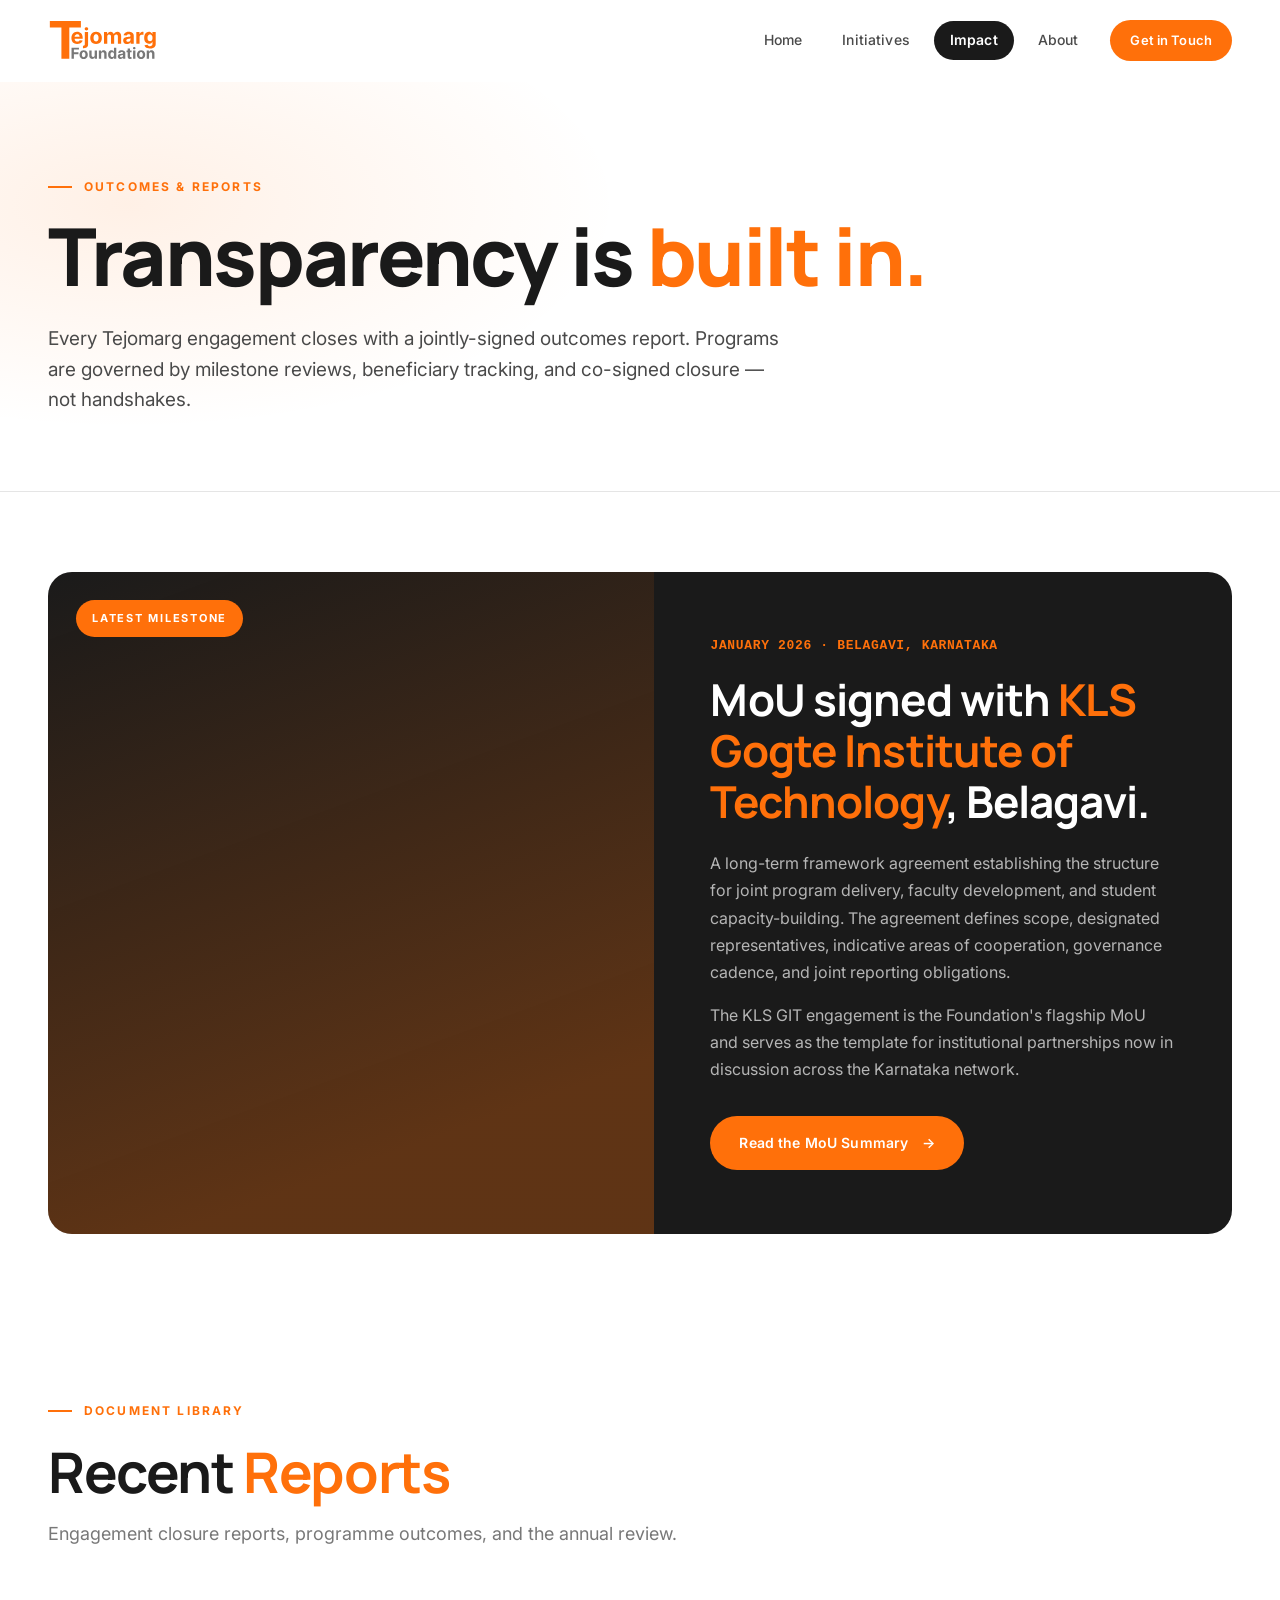
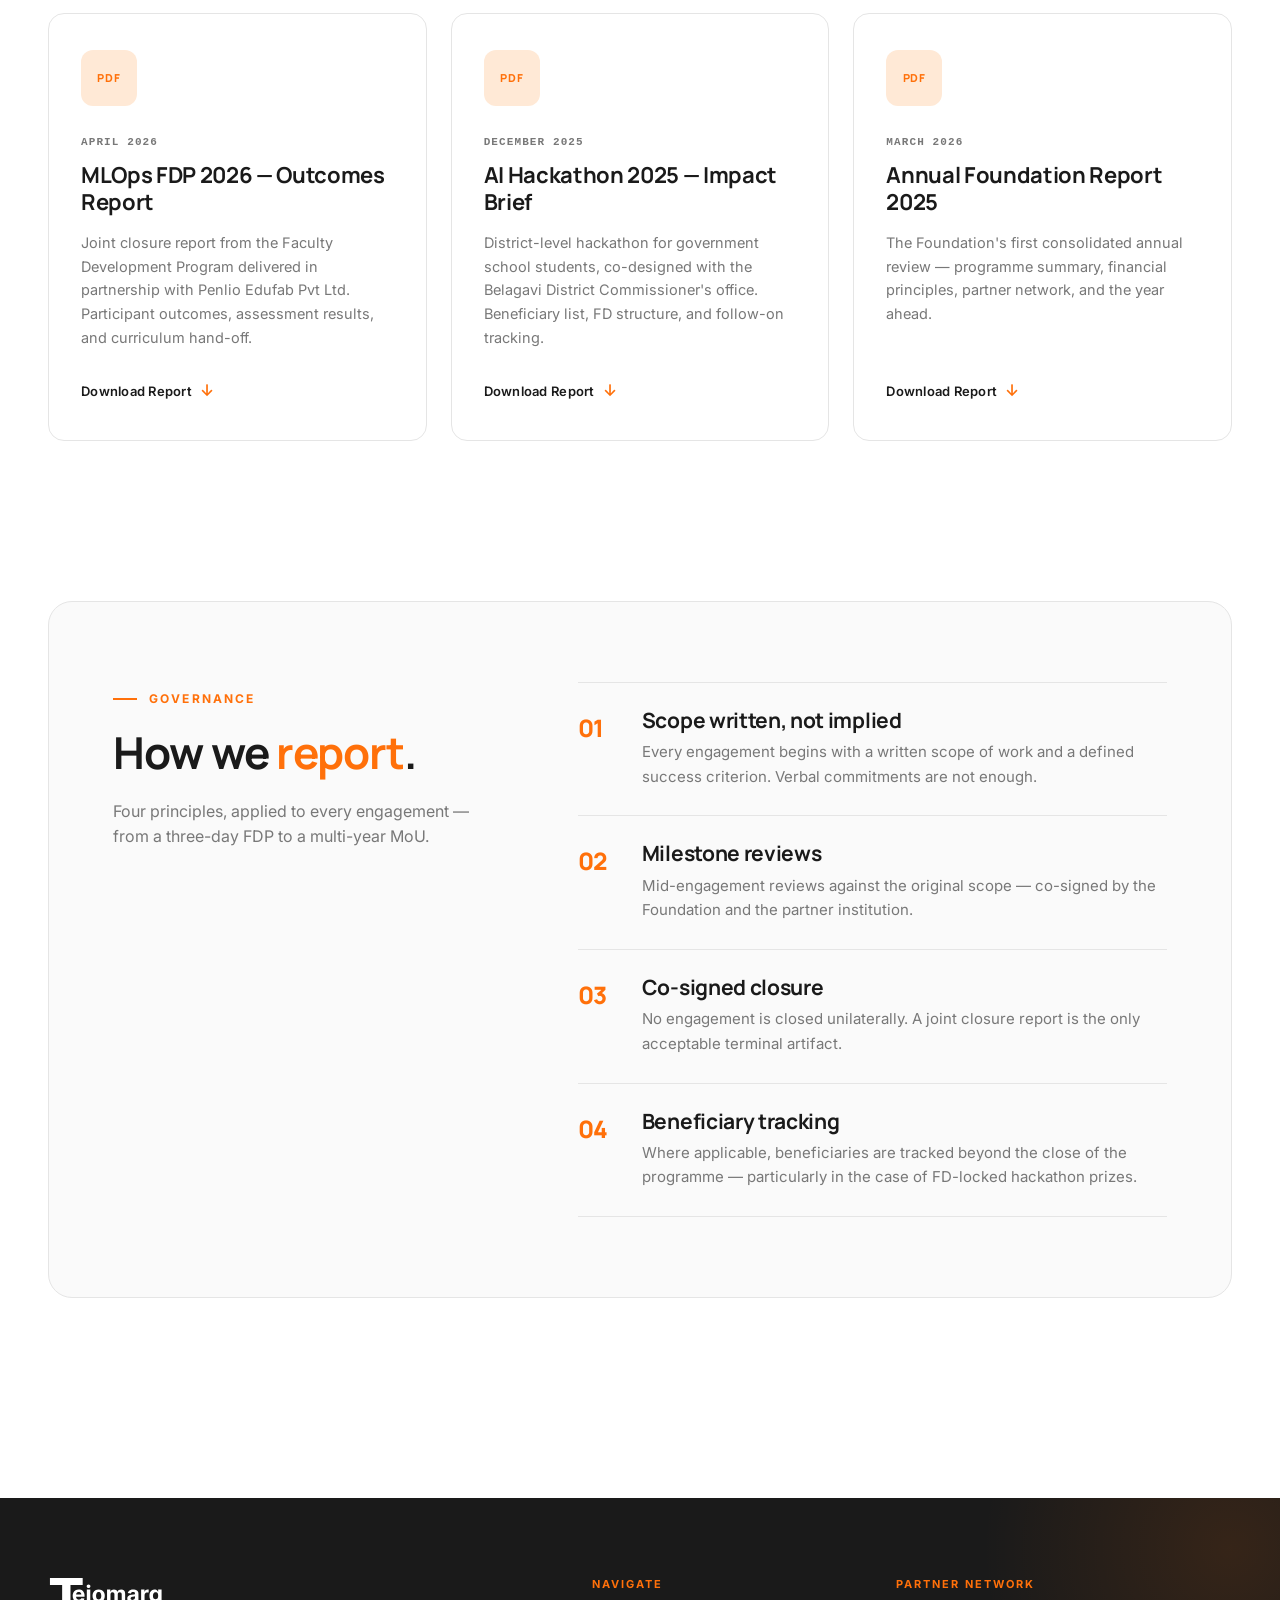
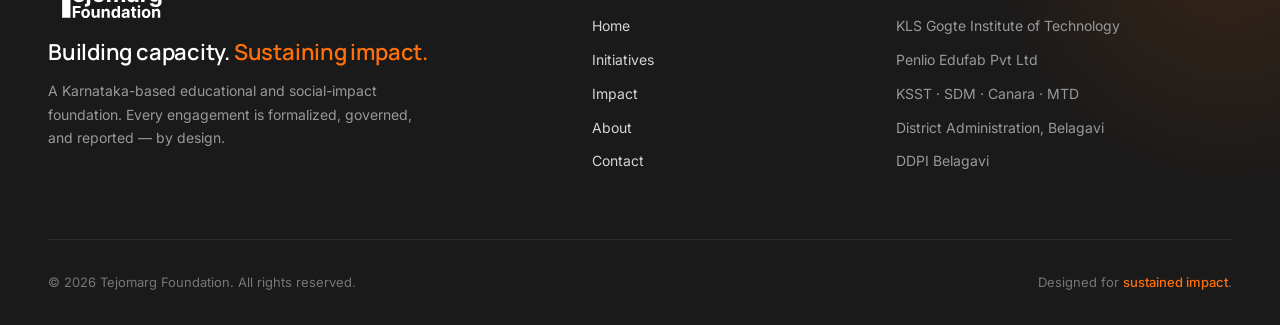
<file: impact.html>
<!doctype html>
<html lang="en">
<head>
<meta charset="utf-8"/>
<meta name="viewport" content="width=device-width, initial-scale=1"/>
<title>Impact Reports — Tejomarg Foundation</title>
<meta name="description" content="Every Tejomarg Foundation engagement closes with a jointly-signed outcomes report. Transparency is built into governance."/>
<link rel="preconnect" href="https://fonts.googleapis.com"/>
<link rel="preconnect" href="https://fonts.gstatic.com" crossorigin/>
<link href="https://fonts.googleapis.com/css2?family=Inter:wght@400;500;600;700&family=Manrope:wght@500;600;700;800&display=swap" rel="stylesheet"/>
<link rel="stylesheet" href="styles.css"/>
<link rel="icon" type="image/svg+xml" href="favicon.svg"/>
<style>
  .impact-hero {
    background:
      radial-gradient(700px 320px at 10% 30%, rgba(255,112,10,0.10), transparent 70%),
      var(--tm-paper);
    padding: 88px 0 56px;
    border-bottom: 1px solid var(--tm-gray-mist);
  }

  /* Feature card */
  .feature-card {
    background: var(--tm-ink);
    color: var(--tm-paper);
    border-radius: 24px;
    overflow: hidden;
    display: grid;
    grid-template-columns: 1.05fr 1fr;
    margin: 80px 0;
    position: relative;
  }
  .feature-card .img {
    min-height: 500px;
    background:
      linear-gradient(160deg, rgba(26,26,26,0.20), rgba(255,112,10,0.30) 80%),
      url("https://images.unsplash.com/photo-1577896851231-70ef18881754?w=1400&q=80") center/cover;
    position: relative;
  }
  .feature-card .img::after {
    content: "Latest Milestone";
    position: absolute;
    top: 28px; left: 28px;
    background: var(--tm-orange);
    color: var(--tm-paper);
    padding: 10px 16px;
    font-size: 11px;
    font-weight: 700;
    letter-spacing: 0.16em;
    text-transform: uppercase;
    border-radius: 100px;
  }
  .feature-card .body {
    padding: 64px 56px;
    display: flex;
    flex-direction: column;
    justify-content: center;
  }
  .feature-card .date {
    font-family: var(--font-mono);
    font-size: 13px;
    color: var(--tm-orange);
    letter-spacing: 0.05em;
    margin-bottom: 18px;
    font-weight: 600;
  }
  .feature-card h2 {
    font-size: clamp(30px, 3.8vw, 44px);
    font-weight: 700;
    line-height: 1.15;
    margin-bottom: 24px;
    color: var(--tm-paper);
    letter-spacing: -0.02em;
  }
  .feature-card h2 .accent { color: var(--tm-orange); }
  .feature-card p {
    color: #B5B5B5;
    margin-bottom: 16px;
    font-size: 16px;
    line-height: 1.7;
  }
  .feature-card .actions { margin-top: 16px; }

  /* Reports grid */
  .reports-section {
    padding: 80px 0;
  }
  .reports-grid {
    display: grid;
    grid-template-columns: repeat(3, 1fr);
    gap: 24px;
  }
  .report-card {
    background: var(--tm-paper);
    border: 1.5px solid var(--tm-gray-mist);
    border-radius: 16px;
    padding: 36px 32px;
    display: flex;
    flex-direction: column;
    transition: all .3s var(--tx);
    position: relative;
    overflow: hidden;
  }
  .report-card::before {
    content: "";
    position: absolute;
    top: 0; left: 0;
    width: 100%; height: 3px;
    background: var(--tm-orange);
    transform: scaleX(0);
    transform-origin: left;
    transition: transform .35s var(--tx);
  }
  .report-card:hover {
    transform: translateY(-4px);
    box-shadow: var(--shadow-lg);
    border-color: var(--tm-ink);
  }
  .report-card:hover::before { transform: scaleX(1); }

  .pdf-badge {
    width: 56px; height: 56px;
    background: var(--tm-orange-tint);
    border-radius: 12px;
    display: flex;
    align-items: center;
    justify-content: center;
    margin-bottom: 28px;
    color: var(--tm-orange);
    font-family: var(--font-display);
    font-size: 11px;
    font-weight: 800;
    letter-spacing: 0.08em;
    transition: all .3s;
  }
  .report-card:hover .pdf-badge {
    background: var(--tm-orange);
    color: var(--tm-paper);
  }
  .report-card .date {
    font-family: var(--font-mono);
    font-size: 11px;
    color: var(--tm-gray);
    letter-spacing: 0.1em;
    margin-bottom: 10px;
    text-transform: uppercase;
    font-weight: 600;
  }
  .report-card h3 {
    font-size: 22px;
    margin-bottom: 14px;
    line-height: 1.25;
    font-weight: 700;
    letter-spacing: -0.015em;
  }
  .report-card p {
    font-size: 14.5px;
    color: var(--tm-gray);
    flex: 1;
    margin-bottom: 28px;
    line-height: 1.65;
  }
  .download-link {
    font-size: 13px;
    font-weight: 600;
    letter-spacing: 0.02em;
    color: var(--tm-ink);
    display: inline-flex;
    align-items: center;
    gap: 8px;
  }
  .download-link::after {
    content: "↓";
    color: var(--tm-orange);
    font-size: 16px;
    transition: transform .25s;
  }
  .report-card:hover .download-link::after { transform: translateY(3px); }

  /* Governance */
  .governance-section {
    padding: 80px 0;
  }
  .governance {
    background: var(--tm-off-white);
    border-radius: 24px;
    padding: 80px 64px;
    display: grid;
    grid-template-columns: 1fr 1.5fr;
    gap: 72px;
    align-items: start;
    border: 1px solid var(--tm-gray-mist);
  }
  .governance h2 {
    font-size: clamp(30px, 3.6vw, 44px);
    font-weight: 700;
    line-height: 1.1;
    letter-spacing: -0.025em;
  }
  .governance h2 .accent { color: var(--tm-orange); }
  .governance .principles { counter-reset: gov; }
  .governance .principle {
    padding: 26px 0;
    border-top: 1px solid var(--tm-gray-mist);
    counter-increment: gov;
    position: relative;
    padding-left: 64px;
  }
  .governance .principle:last-child {
    border-bottom: 1px solid var(--tm-gray-mist);
  }
  .governance .principle::before {
    content: counter(gov, decimal-leading-zero);
    position: absolute;
    left: 0; top: 26px;
    font-family: var(--font-display);
    font-size: 24px;
    color: var(--tm-orange);
    font-weight: 800;
    letter-spacing: -0.02em;
  }
  .governance .principle h4 {
    font-family: var(--font-display);
    font-size: 21px;
    font-weight: 700;
    margin-bottom: 8px;
    letter-spacing: -0.015em;
  }
  .governance .principle p {
    color: var(--tm-gray);
    font-size: 15px;
    margin: 0;
    line-height: 1.65;
  }

  @media (max-width: 920px) {
    .feature-card { grid-template-columns: 1fr; }
    .feature-card .img { min-height: 280px; }
    .feature-card .body { padding: 40px 28px; }
    .reports-grid { grid-template-columns: 1fr; }
    .governance { grid-template-columns: 1fr; padding: 48px 28px; gap: 32px; }
  }
</style>
</head>
<body>

<!-- ============ HEADER ============ -->
<header class="site-header">
  <div class="header-inner">
    <a class="brand" href="index.html" aria-label="Tejomarg Foundation">
      <img src="logo.svg" alt="Tejomarg Foundation"/>
    </a>
    <button class="nav-toggle" aria-label="Toggle menu" aria-expanded="false">
      <span></span><span></span><span></span>
    </button>
    <nav class="nav" aria-label="Primary">
      <a href="index.html">Home</a>
      <a href="initiatives.html">Initiatives</a>
      <a href="impact.html" class="active">Impact</a>
      <a href="about.html">About</a>
      <a href="contact.html" class="btn-nav">Get in Touch</a>
    </nav>
  </div>
</header>

<!-- ============ PAGE HERO ============ -->
<section class="impact-hero">
  <div class="container">
    <span class="eyebrow reveal">Outcomes &amp; Reports</span>
    <h1 class="reveal" style="font-size: clamp(44px, 6.5vw, 80px); font-weight: 800; max-width: 1000px; letter-spacing: -0.03em; line-height: 1.0;">Transparency is <span style="color: var(--tm-orange);">built in.</span></h1>
    <p class="reveal" style="font-size: 19px; color: var(--tm-gray-deep); max-width: 740px; margin-top: 28px;">Every Tejomarg engagement closes with a jointly-signed outcomes report. Programs are governed by milestone reviews, beneficiary tracking, and co-signed closure — not handshakes.</p>
  </div>
</section>

<!-- ============ FEATURE CARD ============ -->
<section class="container reveal">
  <div class="feature-card">
    <div class="img" role="img" aria-label="Formal signing of an institutional agreement"></div>
    <div class="body">
      <div class="date">JANUARY 2026 · BELAGAVI, KARNATAKA</div>
      <h2>MoU signed with <span class="accent">KLS Gogte Institute of Technology</span>, Belagavi.</h2>
      <p>A long-term framework agreement establishing the structure for joint program delivery, faculty development, and student capacity-building. The agreement defines scope, designated representatives, indicative areas of cooperation, governance cadence, and joint reporting obligations.</p>
      <p>The KLS GIT engagement is the Foundation's flagship MoU and serves as the template for institutional partnerships now in discussion across the Karnataka network.</p>
      <div class="actions">
        <a href="#" class="btn btn-primary btn-arrow">Read the MoU Summary</a>
      </div>
    </div>
  </div>
</section>

<!-- ============ REPORTS GRID ============ -->
<section class="reports-section">
  <div class="container">
    <span class="eyebrow reveal">Document Library</span>
    <h2 class="section-title reveal">Recent <span class="accent">Reports</span></h2>
    <p class="section-sub reveal">Engagement closure reports, programme outcomes, and the annual review.</p>

    <div class="reports-grid">
      <article class="report-card reveal">
        <div class="pdf-badge">PDF</div>
        <div class="date">APRIL 2026</div>
        <h3>MLOps FDP 2026 — Outcomes Report</h3>
        <p>Joint closure report from the Faculty Development Program delivered in partnership with Penlio Edufab Pvt Ltd. Participant outcomes, assessment results, and curriculum hand-off.</p>
        <a href="#" class="download-link">Download Report</a>
      </article>
      <article class="report-card reveal" data-delay="1">
        <div class="pdf-badge">PDF</div>
        <div class="date">DECEMBER 2025</div>
        <h3>AI Hackathon 2025 — Impact Brief</h3>
        <p>District-level hackathon for government school students, co-designed with the Belagavi District Commissioner's office. Beneficiary list, FD structure, and follow-on tracking.</p>
        <a href="#" class="download-link">Download Report</a>
      </article>
      <article class="report-card reveal" data-delay="2">
        <div class="pdf-badge">PDF</div>
        <div class="date">MARCH 2026</div>
        <h3>Annual Foundation Report 2025</h3>
        <p>The Foundation's first consolidated annual review — programme summary, financial principles, partner network, and the year ahead.</p>
        <a href="#" class="download-link">Download Report</a>
      </article>
    </div>
  </div>
</section>

<!-- ============ GOVERNANCE ============ -->
<section class="governance-section">
  <div class="container">
    <div class="governance reveal">
      <div>
        <span class="eyebrow">Governance</span>
        <h2>How we <span class="accent">report</span>.</h2>
        <p style="color: var(--tm-gray); margin-top: 22px; font-size: 16px;">Four principles, applied to every engagement — from a three-day FDP to a multi-year MoU.</p>
      </div>
      <div class="principles">
        <div class="principle">
          <h4>Scope written, not implied</h4>
          <p>Every engagement begins with a written scope of work and a defined success criterion. Verbal commitments are not enough.</p>
        </div>
        <div class="principle">
          <h4>Milestone reviews</h4>
          <p>Mid-engagement reviews against the original scope — co-signed by the Foundation and the partner institution.</p>
        </div>
        <div class="principle">
          <h4>Co-signed closure</h4>
          <p>No engagement is closed unilaterally. A joint closure report is the only acceptable terminal artifact.</p>
        </div>
        <div class="principle">
          <h4>Beneficiary tracking</h4>
          <p>Where applicable, beneficiaries are tracked beyond the close of the programme — particularly in the case of FD-locked hackathon prizes.</p>
        </div>
      </div>
    </div>
  </div>
</section>

<!-- ============ FOOTER ============ -->
<footer class="site-footer">
  <div class="container">
    <div class="footer-grid">
      <div class="footer-brand-block">
        <img src="logo.svg" alt="Tejomarg Foundation"/>
        <p class="tag">Building capacity. <em>Sustaining impact.</em></p>
        <p style="max-width: 380px;">A Karnataka-based educational and social-impact foundation. Every engagement is formalized, governed, and reported — by design.</p>
      </div>
      <div>
        <h4>Navigate</h4>
        <ul>
          <li><a href="index.html">Home</a></li>
          <li><a href="initiatives.html">Initiatives</a></li>
          <li><a href="impact.html">Impact</a></li>
          <li><a href="about.html">About</a></li>
          <li><a href="contact.html">Contact</a></li>
        </ul>
      </div>
      <div>
        <h4>Partner Network</h4>
        <ul>
          <li>KLS Gogte Institute of Technology</li>
          <li>Penlio Edufab Pvt Ltd</li>
          <li>KSST · SDM · Canara · MTD</li>
          <li>District Administration, Belagavi</li>
          <li>DDPI Belagavi</li>
        </ul>
      </div>
    </div>
    <div class="footer-bottom">
      <span>© 2026 Tejomarg Foundation. All rights reserved.</span>
      <span>Designed for <strong>sustained impact</strong>.</span>
    </div>
  </div>
</footer>

<script src="scripts.js"></script>
</body>
</html>
</file>
<file: styles.css>
/* ============================================================
   TEJOMARG FOUNDATION — Shared Stylesheet
   Brand palette: #FF700A orange · #787878 gray (from logo)
   ============================================================ */

:root {
  /* Brand palette — derived from the official logo */
  --tm-orange:        #FF700A;   /* Brand primary — wordmark orange */
  --tm-orange-deep:   #D45A00;   /* Deeper variant for hover/contrast */
  --tm-orange-bright: #FF8A33;   /* Lighter variant for highlights */
  --tm-orange-tint:   #FFE9D6;   /* Soft tint for backgrounds */

  --tm-gray:          #787878;   /* Brand secondary — "Foundation" gray */
  --tm-gray-deep:     #4A4A4A;   /* Darker gray for headings */
  --tm-gray-soft:     #B5B5B5;   /* Soft gray */
  --tm-gray-mist:     #E5E5E5;   /* Border / divider */
  --tm-gray-haze:     #F4F4F4;   /* Subtle bg */

  --tm-ink:           #1A1A1A;   /* Near-black for primary text */
  --tm-paper:         #FFFFFF;   /* Pure white */
  --tm-off-white:     #FAFAFA;   /* Off-white bg */

  /* Type */
  --font-display: "Manrope", "Inter", system-ui, sans-serif;
  --font-body:    "Inter", system-ui, sans-serif;
  --font-mono:    "JetBrains Mono", ui-monospace, monospace;

  /* Rhythm */
  --radius-sm: 4px;
  --radius-md: 10px;
  --radius-lg: 16px;
  --shadow-sm: 0 1px 2px rgba(0,0,0,0.04);
  --shadow-md: 0 2px 8px rgba(0,0,0,0.06), 0 12px 32px rgba(0,0,0,0.04);
  --shadow-lg: 0 4px 16px rgba(255,112,10,0.08), 0 24px 60px rgba(0,0,0,0.10);
  --max-w: 1240px;
  --tx: cubic-bezier(0.22, 1, 0.36, 1);
}

/* ---------- Base ---------- */
* { box-sizing: border-box; }
html { scroll-behavior: smooth; }
body {
  margin: 0;
  font-family: var(--font-body);
  background: var(--tm-paper);
  color: var(--tm-ink);
  line-height: 1.6;
  font-size: 16px;
  -webkit-font-smoothing: antialiased;
  text-rendering: optimizeLegibility;
}

h1, h2, h3, h4, h5 {
  font-family: var(--font-display);
  font-weight: 700;
  color: var(--tm-ink);
  letter-spacing: -0.02em;
  line-height: 1.1;
  margin: 0;
}

p { margin: 0 0 1em; color: var(--tm-gray-deep); }
a { color: var(--tm-orange); text-decoration: none; transition: color .2s; }
a:hover { color: var(--tm-orange-deep); }
img { max-width: 100%; display: block; }

/* ---------- Utilities ---------- */
.container { max-width: var(--max-w); margin: 0 auto; padding: 0 28px; }
.eyebrow {
  font-family: var(--font-body);
  font-size: 12px;
  font-weight: 700;
  letter-spacing: 0.18em;
  text-transform: uppercase;
  color: var(--tm-orange);
  display: inline-flex;
  align-items: center;
  gap: 12px;
  margin-bottom: 20px;
}
.eyebrow::before {
  content: "";
  width: 24px; height: 2px;
  background: var(--tm-orange);
  display: inline-block;
}
.rule { border: 0; height: 1px; background: var(--tm-gray-mist); margin: 0; }

/* ---------- Buttons ---------- */
.btn {
  display: inline-flex;
  align-items: center;
  gap: 10px;
  padding: 15px 28px;
  font-family: var(--font-body);
  font-size: 14px;
  font-weight: 600;
  letter-spacing: 0.01em;
  border-radius: 100px;
  border: 1.5px solid transparent;
  cursor: pointer;
  transition: all .25s var(--tx);
  text-decoration: none;
  white-space: nowrap;
}
.btn-primary {
  background: var(--tm-orange);
  color: var(--tm-paper);
}
.btn-primary:hover {
  background: var(--tm-ink);
  color: var(--tm-paper);
  transform: translateY(-2px);
  box-shadow: 0 12px 28px rgba(255,112,10,0.30);
}
.btn-outline {
  background: transparent;
  color: var(--tm-ink);
  border-color: var(--tm-ink);
}
.btn-outline:hover {
  background: var(--tm-ink);
  color: var(--tm-paper);
}
.btn-ghost {
  background: var(--tm-paper);
  color: var(--tm-ink);
  border-color: var(--tm-gray-mist);
}
.btn-ghost:hover {
  border-color: var(--tm-ink);
}
.btn-arrow::after {
  content: "→";
  margin-left: 4px;
  transition: transform .25s var(--tx);
}
.btn-arrow:hover::after { transform: translateX(5px); }

/* ---------- Header ---------- */
.site-header {
  position: sticky;
  top: 0;
  z-index: 100;
  background: rgba(255, 255, 255, 0.92);
  backdrop-filter: saturate(160%) blur(12px);
  -webkit-backdrop-filter: saturate(160%) blur(12px);
  border-bottom: 1px solid transparent;
  transition: border-color .3s, box-shadow .3s;
}
.site-header.scrolled {
  border-bottom-color: var(--tm-gray-mist);
  box-shadow: 0 1px 0 rgba(0,0,0,0.02);
}
.header-inner {
  max-width: var(--max-w);
  margin: 0 auto;
  padding: 20px 28px;
  display: flex;
  align-items: center;
  justify-content: space-between;
}
.brand {
  display: flex;
  align-items: center;
  text-decoration: none;
}
.brand:hover { color: inherit; }
.brand img {
  height: 38px;
  width: auto;
  display: block;
}

.nav {
  display: flex;
  align-items: center;
  gap: 8px;
}
.nav a {
  font-size: 14px;
  font-weight: 500;
  color: var(--tm-gray-deep);
  letter-spacing: 0.01em;
  padding: 8px 16px;
  border-radius: 100px;
  transition: all .2s;
}
.nav a:hover {
  color: var(--tm-ink);
  background: var(--tm-gray-haze);
}
.nav a.active {
  color: var(--tm-paper);
  background: var(--tm-ink);
  font-weight: 600;
}
.nav .btn-nav {
  margin-left: 8px;
  background: var(--tm-orange);
  color: var(--tm-paper);
  padding: 10px 20px;
  font-weight: 600;
  font-size: 13px;
}
.nav .btn-nav:hover {
  background: var(--tm-orange-deep);
  color: var(--tm-paper);
}

.nav-toggle {
  display: none;
  background: none;
  border: 0;
  padding: 8px;
  cursor: pointer;
}
.nav-toggle span {
  display: block;
  width: 24px; height: 2px;
  background: var(--tm-ink);
  margin: 6px 0;
  transition: transform .25s;
}

/* ---------- Footer ---------- */
.site-footer {
  background: var(--tm-ink);
  color: #B5B5B5;
  padding: 80px 0 32px;
  margin-top: 120px;
  position: relative;
  overflow: hidden;
}
.site-footer::before {
  content: "";
  position: absolute;
  top: -200px; right: -200px;
  width: 500px; height: 500px;
  background: radial-gradient(circle, rgba(255,112,10,0.12), transparent 70%);
  pointer-events: none;
}
.footer-grid {
  display: grid;
  grid-template-columns: 2fr 1fr 1.4fr;
  gap: 64px;
  padding-bottom: 56px;
  border-bottom: 1px solid rgba(255,255,255,0.08);
  position: relative;
}
.footer-grid h4 {
  font-family: var(--font-body);
  font-size: 11px;
  letter-spacing: 0.18em;
  text-transform: uppercase;
  color: var(--tm-orange);
  font-weight: 700;
  margin-bottom: 24px;
}
.footer-grid p, .footer-grid li {
  font-size: 14px;
  color: #999;
  line-height: 1.7;
}
.footer-grid ul { list-style: none; padding: 0; margin: 0; }
.footer-grid li { margin-bottom: 10px; }
.footer-grid a { color: #D5D5D5; transition: color .2s; }
.footer-grid a:hover { color: var(--tm-orange); }
.footer-brand-block img {
  height: 40px;
  filter: brightness(0) invert(1);
  margin-bottom: 20px;
}
.footer-brand-block .tag {
  font-family: var(--font-display);
  font-size: 22px;
  font-weight: 600;
  color: var(--tm-paper);
  margin-bottom: 12px;
  letter-spacing: -0.01em;
  line-height: 1.3;
}
.footer-brand-block .tag em {
  font-style: normal;
  color: var(--tm-orange);
}
.footer-bottom {
  padding-top: 32px;
  display: flex;
  justify-content: space-between;
  align-items: center;
  font-size: 13px;
  color: #777;
  position: relative;
}
.footer-bottom strong {
  color: var(--tm-orange);
  font-weight: 500;
}

/* ---------- Page hero ---------- */
.page-hero {
  padding: 96px 0 72px;
  position: relative;
  overflow: hidden;
}
.page-hero h1 {
  font-size: clamp(40px, 6vw, 80px);
  font-weight: 700;
  max-width: 920px;
  letter-spacing: -0.03em;
}
.page-hero h1 span.accent {
  color: var(--tm-orange);
}
.page-hero .lead {
  font-size: 19px;
  max-width: 680px;
  margin-top: 28px;
  color: var(--tm-gray-deep);
  line-height: 1.6;
}

/* ---------- Section heads ---------- */
.section { padding: 100px 0; }
.section-title {
  font-size: clamp(32px, 4.5vw, 56px);
  font-weight: 700;
  margin-bottom: 18px;
  max-width: 820px;
  letter-spacing: -0.025em;
}
.section-title .accent { color: var(--tm-orange); }
.section-sub {
  font-size: 18px;
  color: var(--tm-gray);
  max-width: 660px;
  margin-bottom: 64px;
}

/* ---------- Cards ---------- */
.card {
  background: var(--tm-paper);
  border: 1px solid var(--tm-gray-mist);
  border-radius: var(--radius-md);
  padding: 36px;
  transition: all .3s var(--tx);
}
.card:hover {
  transform: translateY(-3px);
  border-color: var(--tm-ink);
  box-shadow: var(--shadow-md);
}

/* ---------- Animations ---------- */
.reveal {
  opacity: 0;
  transform: translateY(24px);
  transition: opacity .8s var(--tx), transform .8s var(--tx);
}
.reveal.in {
  opacity: 1;
  transform: translateY(0);
}
.reveal[data-delay="1"] { transition-delay: .08s; }
.reveal[data-delay="2"] { transition-delay: .16s; }
.reveal[data-delay="3"] { transition-delay: .24s; }
.reveal[data-delay="4"] { transition-delay: .32s; }

/* ---------- Responsive ---------- */
@media (max-width: 920px) {
  .nav-toggle { display: block; }
  .nav {
    position: fixed;
    top: 78px; right: 0;
    width: 86%;
    max-width: 360px;
    height: calc(100vh - 78px);
    background: var(--tm-paper);
    flex-direction: column;
    align-items: stretch;
    padding: 32px 24px;
    gap: 8px;
    transform: translateX(105%);
    transition: transform .4s var(--tx);
    border-left: 1px solid var(--tm-gray-mist);
    box-shadow: -16px 0 40px rgba(0,0,0,0.04);
  }
  .nav.open { transform: translateX(0); }
  .nav a {
    font-size: 17px;
    padding: 14px 18px;
  }
  .nav .btn-nav { margin: 12px 0 0; text-align: center; justify-content: center; }
  .footer-grid { grid-template-columns: 1fr; gap: 48px; }
  .footer-bottom { flex-direction: column; gap: 10px; text-align: center; }
  .section { padding: 64px 0; }
  .page-hero { padding: 56px 0 40px; }
}
</file>
